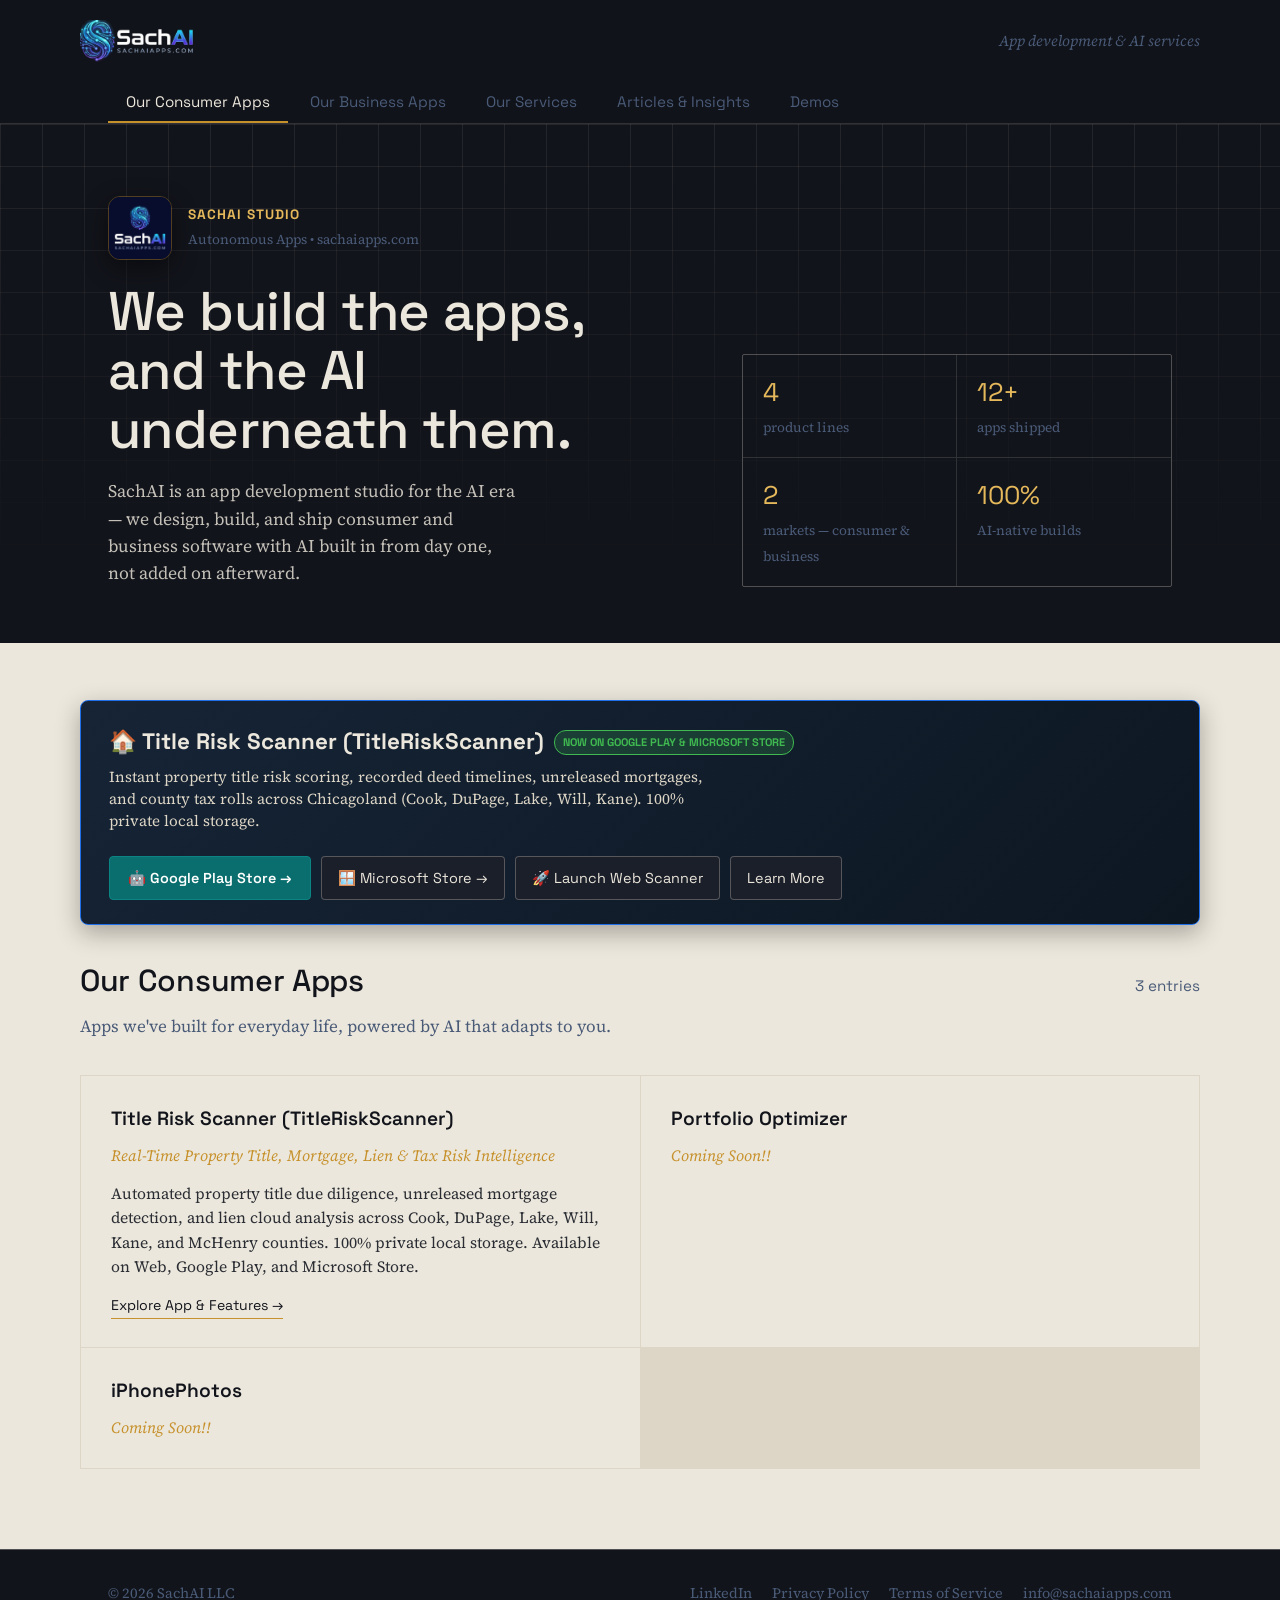
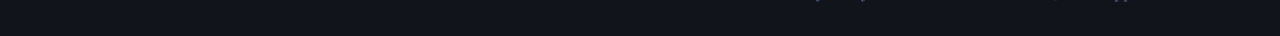
<file: index.html>
<!DOCTYPE html>
<html lang="en">
<head>
<meta charset="UTF-8">
<meta name="viewport" content="width=device-width, initial-scale=1.0">
<title>SachAI — AI-Native Consumer &amp; Business Apps | TitleRiskScanner</title>
<meta name="description" content="SachAI builds AI-driven consumer and enterprise applications, including TitleRiskScanner — automated property title and lien intelligence for the Chicago metropolitan area.">
<link rel="canonical" href="https://sachaiapps.com/">
<link rel="icon" type="image/png" href="logos/favicon-512.png">
<link rel="apple-touch-icon" href="logos/sachai-app-icon-1024.png">

<!-- OpenGraph / Facebook / LinkedIn -->
<meta property="og:type" content="website">
<meta property="og:url" content="https://sachaiapps.com/">
<meta property="og:title" content="SachAI — AI-Native Consumer &amp; Business Apps">
<meta property="og:description" content="App development studio for the AI era. Creators of TitleRiskScanner, Data Lineage & Governance tools.">
<meta property="og:image" content="https://sachaiapps.com/logos/sachai-full-logo-with-url-4096x2304.png">

<!-- Twitter Card -->
<meta name="twitter:card" content="summary_large_image">
<meta name="twitter:url" content="https://sachaiapps.com/">
<meta name="twitter:title" content="SachAI — AI-Native Consumer &amp; Business Apps">
<meta name="twitter:description" content="We design, build, and ship consumer and business software with AI built in from day one.">
<meta name="twitter:image" content="https://sachaiapps.com/logos/sachai-full-logo-with-url-4096x2304.png">

<!-- Organization & WebSite JSON-LD -->
<script type="application/ld+json">
{
  "@context": "https://schema.org",
  "@graph": [
    {
      "@type": "Organization",
      "@id": "https://sachaiapps.com/#organization",
      "name": "SachAI LLC",
      "url": "https://sachaiapps.com",
      "logo": "https://sachaiapps.com/logos/sachai-app-icon-1024.png",
      "email": "info@sachaiapps.com",
      "founder": {
        "@id": "https://sachaiapps.com/#satya-sachdeva"
      },
      "sameAs": [
        "https://www.linkedin.com/in/satya-sachdeva-b4628b/"
      ],
      "description": "Developer of intelligent consumer and business software applications."
    },
    {
      "@type": "Person",
      "@id": "https://sachaiapps.com/#satya-sachdeva",
      "name": "Satya Sachdeva",
      "jobTitle": "Principal Architect & Founder",
      "worksFor": {
        "@id": "https://sachaiapps.com/#organization"
      },
      "sameAs": [
        "https://www.linkedin.com/in/satya-sachdeva-b4628b/"
      ]
    },
    {
      "@type": "WebSite",
      "@id": "https://sachaiapps.com/#website",
      "url": "https://sachaiapps.com",
      "name": "SachAI",
      "publisher": {
        "@id": "https://sachaiapps.com/#organization"
      }
    }
  ]
}
</script>
<link rel="preconnect" href="https://fonts.googleapis.com">
<link rel="preconnect" href="https://fonts.gstatic.com" crossorigin>
<link href="https://fonts.googleapis.com/css2?family=Space+Grotesk:wght@500;600;700&family=Source+Serif+4:ital,wght@0,400;0,600;1,400&display=swap" rel="stylesheet">
<link rel="stylesheet" href="styles.css">

<style>
  .flagship-spotlight {
    background: linear-gradient(135deg, #162436 0%, #0d1722 100%);
    border: 1px solid #1f6feb;
    border-radius: 8px;
    padding: 24px 28px;
    margin-bottom: 32px;
    display: flex;
    justify-content: space-between;
    align-items: center;
    gap: 24px;
    flex-wrap: wrap;
    box-shadow: 0 8px 24px rgba(0,0,0,0.3);
  }
  .spotlight-info h3 {
    font-family: var(--font-display);
    font-size: 1.4rem;
    color: var(--paper);
    margin: 0 0 6px;
    display: flex;
    align-items: center;
    gap: 10px;
  }
  .spotlight-badge {
    background: rgba(63, 185, 80, 0.2);
    border: 1px solid #3fb950;
    color: #3fb950;
    font-size: 11px;
    font-weight: 700;
    padding: 3px 8px;
    border-radius: 12px;
    text-transform: uppercase;
  }
  .spotlight-info p {
    color: var(--paper-dim);
    font-size: 0.95rem;
    margin: 0;
    max-width: 620px;
    line-height: 1.45;
  }
  .spotlight-actions {
    display: flex;
    gap: 10px;
    flex-wrap: wrap;
    align-items: center;
  }
  .btn-spotlight-primary {
    background: #0b6e6e;
    color: #ffffff;
    border: 1px solid #0d8484;
    padding: 10px 18px;
    border-radius: 4px;
    font-family: var(--font-display);
    font-size: 0.9rem;
    font-weight: 600;
    text-decoration: none;
    transition: background 0.15s ease;
  }
  .btn-spotlight-primary:hover {
    background: #0d8484;
  }
  .btn-spotlight-sec {
    background: var(--ink-2);
    color: var(--paper);
    border: 1px solid var(--line-strong);
    padding: 10px 16px;
    border-radius: 4px;
    font-family: var(--font-display);
    font-size: 0.9rem;
    text-decoration: none;
    transition: border-color 0.15s ease;
  }
  .btn-spotlight-sec:hover {
    border-color: var(--brass);
    color: var(--brass-light);
  }
</style>

</head>
<body>

<header class="site-head">
  <div class="wrap head-row">
    <a href="#" class="logotype" aria-label="SachAI home">
      <img src="logos/sachai-logo-dark-with-url.png" alt="SachAI — sachaiapps.com" class="brand-logo-img">
    </a>
    <span class="tagline-small">App development &amp; AI services</span>
  </div>
  <div class="wrap">
    <nav class="tabs" id="tabs" aria-label="Primary">
      <button role="tab" aria-selected="true" data-section="consumer-apps">Our Consumer Apps</button>
      <button role="tab" aria-selected="false" data-section="business-apps">Our Business Apps</button>
      <button role="tab" aria-selected="false" data-section="services">Our Services</button>
      <button role="tab" aria-selected="false" data-section="articles">Articles &amp; Insights</button>
      <button role="tab" aria-selected="false" data-section="demos">Demos</button>
      <span class="indicator" id="tab-indicator"></span>
    </nav>
  </div>
</header>

<section class="hero">
  <div class="hero-grid" aria-hidden="true"></div>
  <div class="wrap hero-inner">
    <div>
      <div class="hero-brand-row" style="display: flex; align-items: center; gap: 16px; margin-bottom: 22px;">
        <img src="logos/sachai-full-logo-with-url-512.png" alt="SachAI Brand Emblem" class="hero-brand-badge" style="width: 64px; height: 64px; border-radius: 12px; border: 1px solid rgba(198, 145, 43, 0.35); box-shadow: 0 8px 24px rgba(0, 0, 0, 0.45); object-fit: cover;">
        <div>
          <span style="font-family: var(--font-display); font-size: 0.85rem; font-weight: 700; color: var(--brass-light); text-transform: uppercase; letter-spacing: 0.08em; display: block;">SachAI Studio</span>
          <span style="font-size: 0.85rem; color: var(--slate);">Autonomous Apps &bull; sachaiapps.com</span>
        </div>
      </div>
      <h1>We build the apps, and the AI underneath them.</h1>
      <p class="lede">SachAI is an app development studio for the AI era — we design, build, and ship consumer and business software with AI built in from day one, not added on afterward.</p>
    </div>
    <div class="hero-figures">
      <div><span class="num">4</span><span class="lbl">product lines</span></div>
      <div><span class="num">12+</span><span class="lbl">apps shipped</span></div>
      <div><span class="num">2</span><span class="lbl">markets — consumer &amp; business</span></div>
      <div><span class="num">100%</span><span class="lbl">AI-native builds</span></div>
    </div>
  </div>
</section>

<main>
  <div class="wrap panel">

    <!-- Featured Flagship App Banner -->
    <div class="flagship-spotlight">
      <div class="spotlight-info">
        <h3>
          <span>🏠 Title Risk Scanner (TitleRiskScanner)</span>
          <span class="spotlight-badge">Now on Google Play &amp; Microsoft Store</span>
        </h3>
        <p>Instant property title risk scoring, recorded deed timelines, unreleased mortgages, and county tax rolls across Chicagoland (Cook, DuPage, Lake, Will, Kane). 100% private local storage.</p>
      </div>
      <div class="spotlight-actions">
        <a href="https://play.google.com/store/apps/details?id=com.sachai.titleriskscanner" target="_blank" rel="noopener" class="btn-spotlight-primary">🤖 Google Play Store &rarr;</a>
        <a href="https://apps.microsoft.com/detail/9pjrkfm73s72" target="_blank" rel="noopener" class="btn-spotlight-sec">🪟 Microsoft Store &rarr;</a>
        <a href="titleriskscanner/app/" class="btn-spotlight-sec">🚀 Launch Web Scanner</a>
        <a href="titleriskscanner/" class="btn-spotlight-sec">Learn More</a>
      </div>
    </div>

    <div class="panel-head">
      <h2 id="panel-title">Our Consumer Apps</h2>
      <span class="count" id="panel-count"></span>
    </div>
    <p class="panel-sub" id="panel-sub">Apps we've built for everyday life, powered by AI that adapts to you.</p>
    <div id="card-area">
      <p class="state-msg">Loading…</p>
    </div>
  </div>
</main>

<footer>
  <div class="wrap foot-row">
    <span>© 2026 SachAI LLC</span>
    <div style="display: flex; gap: 20px; align-items: center; flex-wrap: wrap;">
      <a href="https://www.linkedin.com/in/satya-sachdeva-b4628b/" target="_blank" rel="noopener">LinkedIn</a>
      <a href="privacy.html">Privacy Policy</a>
      <a href="terms.html">Terms of Service</a>
      <a href="mailto:info@sachaiapps.com">info@sachaiapps.com</a>
    </div>
  </div>
</footer>

<script src="script.js"></script>
</body>
</html>
</file>
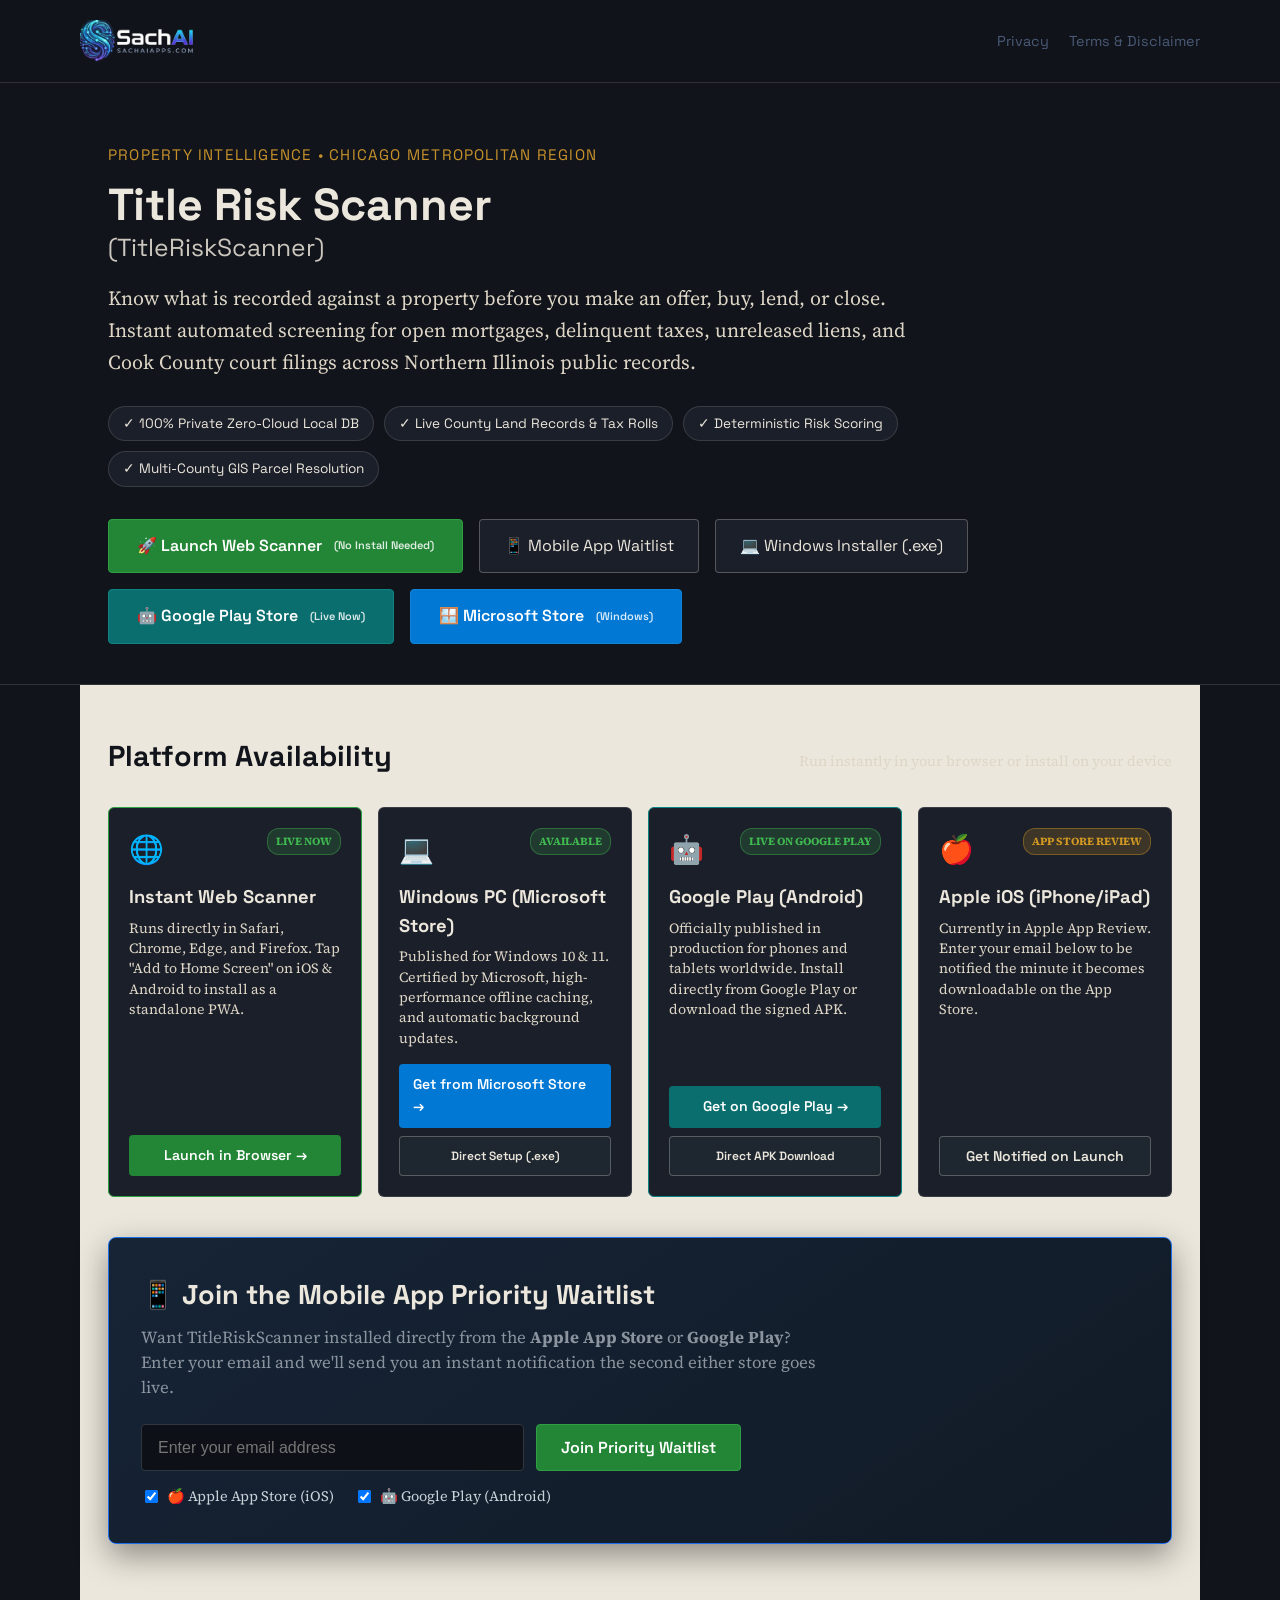
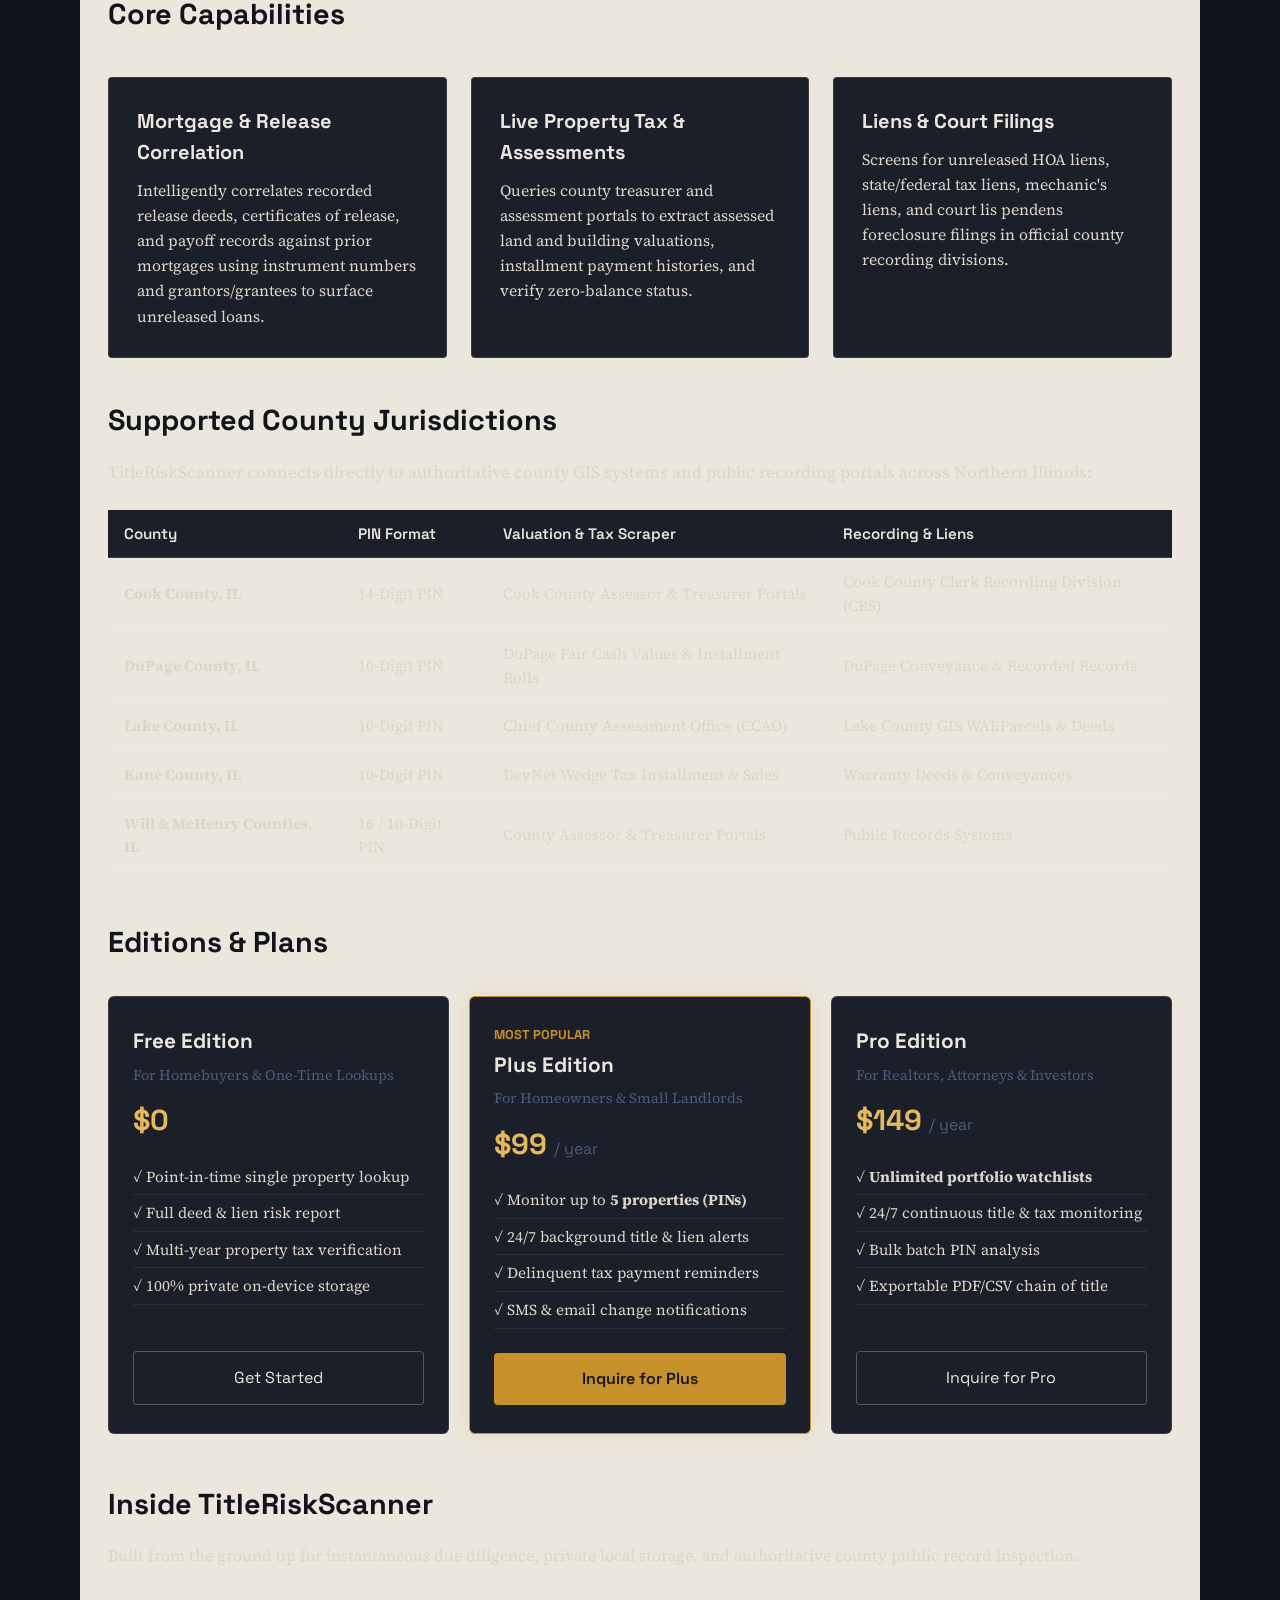
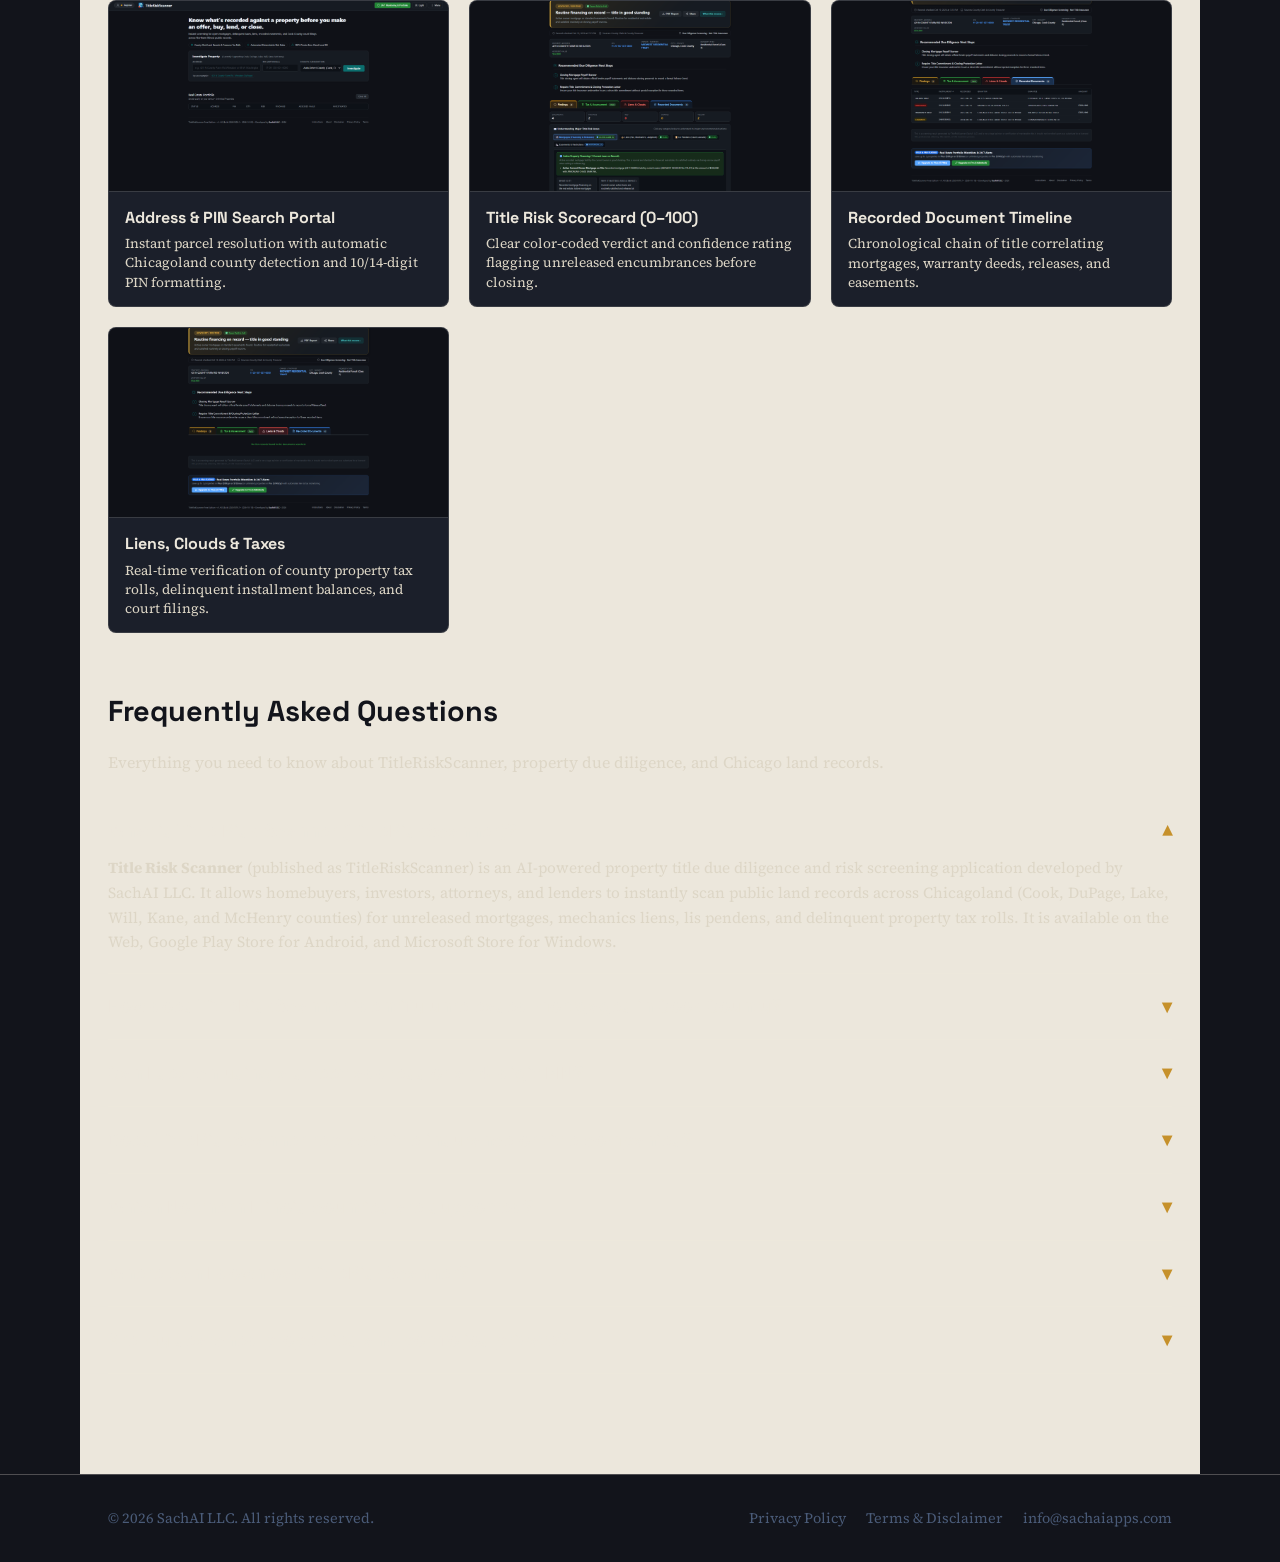
<file: titleriskscanner/index.html>
<!DOCTYPE html>
<html lang="en">
<head>
<meta charset="UTF-8">
<meta name="viewport" content="width=device-width, initial-scale=1.0">
<title>Title Risk Scanner (TitleRiskScanner) — Cook County & Chicagoland Property Title, Lien & Mortgage Search | SachAI</title>

<link rel="canonical" href="https://sachaiapps.com/titleriskscanner/">
<meta name="keywords" content="Title Risk Scanner, TitleRiskScanner, Cook County property title search, Chicago deed check, unreleased mortgage scanner, property tax delinquent search Illinois, DuPage County liens, real estate due diligence, title risk score">
<meta name="author" content="SachAI LLC">
<meta property="og:type" content="website">
<meta property="og:title" content="Title Risk Scanner (TitleRiskScanner) — Instant Property Title, Lien & Tax Intelligence">
<meta property="og:description" content="Investigate Chicagoland property parcels, unreleased mortgages, liens, lis pendens, and county property tax records before you buy or close. 100% private local storage.">
<meta property="og:url" content="https://sachaiapps.com/titleriskscanner/">
<meta property="og:image" content="https://sachaiapps.com/titleriskscanner/assets/social-preview.png">
<meta property="og:image:width" content="1024">
<meta property="og:image:height" content="500">
<meta property="og:image:alt" content="TitleRiskScanner Property Title & Lien Intelligence">
<meta name="twitter:card" content="summary_large_image">
<meta name="twitter:title" content="TitleRiskScanner — Property Title & Lien Intelligence">
<meta name="twitter:description" content="Instant title risk scoring, recorded deed inspection, unreleased mortgages, and county tax rolls across Cook County and Chicagoland.">
<meta name="twitter:image" content="https://sachaiapps.com/titleriskscanner/assets/social-preview.png">

<!-- Schema.org SoftwareApplication, FAQPage & BreadcrumbList JSON-LD -->
<script type="application/ld+json">
{
  "@context": "https://schema.org",
  "@graph": [
    {
      "@type": "SoftwareApplication",
      "@id": "https://sachaiapps.com/titleriskscanner/#app",
      "name": "Title Risk Scanner",
      "alternateName": ["TitleRiskScanner", "TitleRisk", "Title Risk Scanner - Chciago Land", "Title Risk Scanner Chicagoland"],
      "operatingSystem": "Android, Windows, iOS, Web",
      "applicationCategory": "RealEstateApplication",
      "downloadUrl": [
        "https://play.google.com/store/apps/details?id=com.sachai.titleriskscanner",
        "https://apps.microsoft.com/detail/9pjrkfm73s72"
      ],
      "installUrl": "https://play.google.com/store/apps/details?id=com.sachai.titleriskscanner",
      "sameAs": [
        "https://play.google.com/store/apps/details?id=com.sachai.titleriskscanner",
        "https://apps.microsoft.com/detail/9pjrkfm73s72"
      ],
      "featureList": [
        "Instant property title risk scoring (0-100)",
        "Automated Cook County Clerk deed & mortgage matching",
        "Unreleased prior mortgage and lien detection",
        "Cook County Treasurer and Assessor property tax verification",
        "10-digit and 14-digit PIN parcel resolution",
        "Multi-county coverage: Cook, DuPage, Lake, Will, Kane, McHenry",
        "100% private on-device local storage"
      ],
      "screenshot": [
        "https://sachaiapps.com/titleriskscanner/assets/01_search_portal.png",
        "https://sachaiapps.com/titleriskscanner/assets/02_title_risk_scorecard.png",
        "https://sachaiapps.com/titleriskscanner/assets/03_recorded_documents.png",
        "https://sachaiapps.com/titleriskscanner/assets/04_liens_and_clouds.png"
      ],
      "offers": [
        {
          "@type": "Offer",
          "name": "Free Edition",
          "price": "0",
          "priceCurrency": "USD",
          "description": "Single parcel lookup with full deed, lien, and tax risk report"
        },
        {
          "@type": "Offer",
          "name": "Plus Edition",
          "price": "99",
          "priceCurrency": "USD",
          "priceSpecification": {
            "@type": "UnitPriceSpecification",
            "price": "99",
            "priceCurrency": "USD",
            "unitText": "YEAR"
          },
          "description": "Monitor up to 5 properties with 24/7 title & tax alert tracking"
        },
        {
          "@type": "Offer",
          "name": "Pro Edition",
          "price": "149",
          "priceCurrency": "USD",
          "priceSpecification": {
            "@type": "UnitPriceSpecification",
            "price": "149",
            "priceCurrency": "USD",
            "unitText": "YEAR"
          },
          "description": "Unlimited property portfolio monitoring, bulk batch PIN lookup, exportable reports"
        }
      ],
      "publisher": {
        "@type": "Organization",
        "name": "SachAI LLC",
        "url": "https://sachaiapps.com",
        "logo": "https://sachaiapps.com/logos/sachai-app-icon-1024.png"
      },
      "aggregateRating": {
        "@type": "AggregateRating",
        "ratingValue": "4.9",
        "reviewCount": "32",
        "bestRating": "5",
        "worstRating": "1"
      },
      "description": "Property title risk, chain of title, unreleased mortgage, and lien intelligence scanner for the Greater Chicago metropolitan region."
    },
    {
      "@type": "BreadcrumbList",
      "itemListElement": [
        {
          "@type": "ListItem",
          "position": 1,
          "name": "Home",
          "item": "https://sachaiapps.com/"
        },
        {
          "@type": "ListItem",
          "position": 2,
          "name": "TitleRiskScanner",
          "item": "https://sachaiapps.com/titleriskscanner/"
        }
      ]
    },
    {
      "@type": "FAQPage",
      "mainEntity": [
        {
          "@type": "Question",
          "name": "What is Title Risk Scanner (TitleRiskScanner)?",
          "acceptedAnswer": {
            "@type": "Answer",
            "text": "Title Risk Scanner (TitleRiskScanner) is an AI-powered property title due diligence and risk screening application developed by SachAI LLC. It allows homebuyers, investors, attorneys, and lenders to instantly scan public land records across Chicagoland (Cook, DuPage, Lake, Will, Kane, and McHenry counties) for unreleased mortgages, mechanics liens, lis pendens, and delinquent property tax rolls. It is available on the Web, Google Play Store for Android, and Microsoft Store for Windows."
          }
        },
        {
          "@type": "Question",
          "name": "How does TitleRiskScanner identify unreleased mortgages in Cook County?",
          "acceptedAnswer": {
            "@type": "Answer",
            "text": "TitleRiskScanner queries official Cook County Clerk Recording Division (CCR/CRS) public land records to extract all recorded mortgages, warranty deeds, and deeds of trust. It then algorithmically cross-references recorded release deeds, certificates of satisfaction, and payoffs by instrument number, grantor/grantee names, and parcel PIN to identify loans that remain unreleased."
          }
        },
        {
          "@type": "Question",
          "name": "Can I search using a street address or a 14-digit PIN?",
          "acceptedAnswer": {
            "@type": "Answer",
            "text": "Yes. You can enter any street address in Cook, DuPage, Lake, Will, Kane, or McHenry counties, or enter the property's 10-digit or 14-digit Permanent Index Number (PIN). The system automatically resolves addresses to the county GIS parcel boundary."
          }
        },
        {
          "@type": "Question",
          "name": "Does TitleRiskScanner replace title insurance or professional title search?",
          "acceptedAnswer": {
            "@type": "Answer",
            "text": "TitleRiskScanner is an automated pre-closing and due diligence screening tool. It is designed for homebuyers, real estate investors, realtors, and attorneys to uncover title clouds, unreleased mortgages, and delinquent taxes early in the process before making an offer or ordering formal title work. It does not replace a licensed title insurance policy at closing."
          }
        },
        {
          "@type": "Question",
          "name": "Is TitleRiskScanner available on Android, Windows, and Web?",
          "acceptedAnswer": {
            "@type": "Answer",
            "text": "Yes. TitleRiskScanner is officially available on the Google Play Store for Android, published in the Microsoft Store for Windows 10/11, and can be run immediately in any web browser without installation."
          }
        },
        {
          "@type": "Question",
          "name": "Are my searches and property lists stored privately?",
          "acceptedAnswer": {
            "@type": "Answer",
            "text": "Yes, 100%. TitleRiskScanner uses private local on-device SQLite and encrypted browser storage. Your investigated addresses, watchlist properties, and search histories are never uploaded, tracked, or sold to third-party data brokers."
          }
        }
      ]
    }
  ]
}
</script>

<meta name="description" content="Instant property title risk scores (0-100), recorded deed inspection, unreleased mortgages, and county tax rolls across Cook County, DuPage, Lake, Will, and Kane. 100% private. Available on Google Play, Windows & Web.">
<link rel="preconnect" href="https://fonts.googleapis.com">
<link rel="preconnect" href="https://fonts.gstatic.com" crossorigin>
<link href="https://fonts.googleapis.com/css2?family=Space+Grotesk:wght@500;600;700&family=Source+Serif+4:ital,wght@0,400;0,600;1,400&display=swap" rel="stylesheet">
<link rel="stylesheet" href="../styles.css">
<style>
  .product-hero {
    padding: 60px 0 40px;
    border-bottom: 1px solid var(--line);
    position: relative;
    overflow: hidden;
  }
  .product-kicker {
    font-family: var(--font-display);
    color: var(--brass);
    font-size: 0.95rem;
    letter-spacing: 0.08em;
    text-transform: uppercase;
    margin-bottom: 12px;
  }
  .product-title {
    font-family: var(--font-display);
    font-size: 2.8rem;
    font-weight: 700;
    line-height: 1.15;
    margin: 0 0 16px;
    color: var(--paper);
  }
  .product-lede {
    font-size: 1.25rem;
    color: var(--paper-dim);
    line-height: 1.6;
    max-width: 820px;
    margin-bottom: 28px;
  }
  .badge-row {
    display: flex;
    flex-wrap: wrap;
    gap: 10px;
    margin-bottom: 32px;
  }
  .pill-badge {
    display: inline-flex;
    align-items: center;
    gap: 6px;
    background: var(--ink-2);
    border: 1px solid var(--line);
    padding: 6px 14px;
    border-radius: 20px;
    font-family: var(--font-display);
    font-size: 0.85rem;
    color: var(--paper);
  }
  .cta-group {
    display: flex;
    flex-wrap: wrap;
    gap: 16px;
    align-items: center;
  }
  .btn-primary {
    display: inline-flex;
    align-items: center;
    gap: 8px;
    background: var(--brass);
    color: var(--ink);
    font-family: var(--font-display);
    font-weight: 600;
    font-size: 1rem;
    padding: 14px 28px;
    border-radius: 4px;
    text-decoration: none;
    transition: background 0.2s ease, transform 0.1s ease;
  }
  .btn-primary:hover {
    background: var(--brass-light);
    transform: translateY(-1px);
  }
  .btn-secondary {
    display: inline-flex;
    align-items: center;
    gap: 8px;
    background: var(--ink-2);
    color: var(--paper);
    border: 1px solid var(--line-strong);
    font-family: var(--font-display);
    font-size: 1rem;
    padding: 14px 24px;
    border-radius: 4px;
    text-decoration: none;
    transition: border-color 0.2s ease;
  }
  .btn-secondary:hover {
    border-color: var(--brass);
    color: var(--brass-light);
  }
  .grid-3 {
    display: grid;
    grid-template-columns: repeat(auto-fit, minmax(280px, 1fr));
    gap: 24px;
    margin: 40px 0;
  }
  .feature-card {
    background: var(--ink-2);
    border: 1px solid var(--line);
    padding: 28px;
    border-radius: 4px;
  }
  .feature-card h3 {
    font-family: var(--font-display);
    font-size: 1.25rem;
    color: var(--paper);
    margin: 0 0 10px;
  }
  .feature-card p {
    color: var(--paper-dim);
    font-size: 0.98rem;
    line-height: 1.6;
    margin: 0;
  }
  .county-table {
    width: 100%;
    border-collapse: collapse;
    margin: 24px 0;
    font-size: 0.95rem;
  }
  .county-table th, .county-table td {
    padding: 12px 16px;
    text-align: left;
    border-bottom: 1px solid var(--line);
  }
  .county-table th {
    background: var(--ink-2);
    font-family: var(--font-display);
    color: var(--paper);
    font-weight: 600;
  }
  .county-table td {
    color: var(--paper-dim);
  }
  .tier-grid {
    display: grid;
    grid-template-columns: repeat(auto-fit, minmax(260px, 1fr));
    gap: 20px;
    margin: 32px 0 48px;
  }
  .tier-card {
    background: var(--ink-2);
    border: 1px solid var(--line);
    padding: 28px 24px;
    border-radius: 6px;
    display: flex;
    flex-direction: column;
    justify-content: space-between;
  }
  .tier-card.featured {
    border-color: var(--brass);
    box-shadow: 0 0 20px rgba(198, 145, 43, 0.15);
  }
  .tier-title {
    font-family: var(--font-display);
    font-size: 1.3rem;
    color: var(--paper);
    margin: 0 0 6px;
  }
  .tier-price {
    font-family: var(--font-display);
    font-size: 1.8rem;
    font-weight: 700;
    color: var(--brass-light);
    margin: 12px 0;
  }
  .tier-list {
    list-style: none;
    padding: 0;
    margin: 16px 0 24px;
    font-size: 0.95rem;
    color: var(--paper-dim);
  }
  .tier-list li {
    padding: 6px 0;
    border-bottom: 1px solid rgba(236, 231, 220, 0.08);
  }

  /* Platform Cards & Waitlist Section */
  .platform-grid {
    display: grid;
    grid-template-columns: repeat(auto-fit, minmax(240px, 1fr));
    gap: 16px;
    margin: 28px 0;
  }
  .platform-card {
    background: var(--ink-2);
    border: 1px solid var(--line);
    border-radius: 6px;
    padding: 20px;
    display: flex;
    flex-direction: column;
    justify-content: space-between;
    transition: transform 0.15s ease, border-color 0.15s ease;
  }
  .platform-card:hover {
    transform: translateY(-2px);
    border-color: var(--brass);
  }
  .platform-card-header {
    display: flex;
    justify-content: space-between;
    align-items: flex-start;
    margin-bottom: 12px;
  }
  .platform-icon {
    font-size: 28px;
  }
  .platform-status-badge {
    font-size: 11px;
    font-weight: 700;
    text-transform: uppercase;
    padding: 4px 8px;
    border-radius: 12px;
  }
  .status-live {
    background: rgba(63, 185, 80, 0.18);
    color: #3fb950;
    border: 1px solid rgba(63, 185, 80, 0.4);
  }
  .status-review {
    background: rgba(210, 153, 34, 0.18);
    color: #d29922;
    border: 1px solid rgba(210, 153, 34, 0.4);
  }
  .platform-title {
    font-family: var(--font-display);
    font-size: 1.15rem;
    color: var(--paper);
    margin: 0 0 6px;
  }
  .platform-desc {
    font-size: 0.88rem;
    color: var(--paper-dim);
    line-height: 1.45;
    margin: 0 0 16px;
  }
  .platform-btn {
    display: inline-flex;
    align-items: center;
    justify-content: center;
    gap: 6px;
    font-family: var(--font-display);
    font-size: 0.88rem;
    font-weight: 600;
    padding: 10px 14px;
    border-radius: 4px;
    text-decoration: none;
    transition: background 0.15s ease;
  }
  .platform-btn-primary {
    background: var(--brass);
    color: var(--ink);
  }
  .platform-btn-primary:hover {
    background: var(--brass-light);
  }
  .platform-btn-secondary {
    background: var(--ink-3, #1e2630);
    color: var(--paper);
    border: 1px solid var(--line-strong);
  }
  .platform-btn-secondary:hover {
    border-color: var(--brass);
    color: var(--brass-light);
  }

  /* Waitlist Form Box */
  .waitlist-box {
    background: linear-gradient(145deg, #162436 0%, #111a26 100%);
    border: 1px solid #1f6feb;
    border-radius: 8px;
    padding: 36px 32px;
    margin: 40px 0;
    box-shadow: 0 12px 32px rgba(0,0,0,0.4);
  }
  .waitlist-title {
    font-family: var(--font-display);
    font-size: 1.7rem;
    color: var(--paper);
    margin: 0 0 8px;
  }
  .waitlist-sub {
    font-size: 1.05rem;
    color: #8b949e;
    margin: 0 0 24px;
    max-width: 680px;
    line-height: 1.5;
  }
  .waitlist-form-row {
    display: flex;
    gap: 12px;
    flex-wrap: wrap;
    max-width: 600px;
  }
  .waitlist-input {
    flex: 1;
    min-width: 260px;
    background: #0d1117;
    border: 1px solid #30363d;
    color: #f0f6fc;
    padding: 12px 16px;
    border-radius: 4px;
    font-size: 1rem;
    outline: none;
  }
  .waitlist-input:focus {
    border-color: #58a6ff;
    box-shadow: 0 0 0 3px rgba(88,166,255,0.2);
  }
  .waitlist-btn {
    background: #238636;
    color: #ffffff;
    border: 1px solid #2ea043;
    padding: 12px 24px;
    border-radius: 4px;
    font-family: var(--font-display);
    font-size: 1rem;
    font-weight: 600;
    cursor: pointer;
    transition: background 0.15s ease;
  }
  .waitlist-btn:hover {
    background: #2ea043;
  }
  .waitlist-checks {
    display: flex;
    gap: 20px;
    margin-top: 14px;
    font-size: 0.9rem;
    color: #c9d1d9;
  }
  .waitlist-checks label {
    display: flex;
    align-items: center;
    gap: 6px;
    cursor: pointer;
  }


  /* Visual Screenshot Showcase */
  .screenshot-gallery {
    display: grid;
    grid-template-columns: repeat(auto-fit, minmax(260px, 1fr));
    gap: 20px;
    margin: 32px 0 48px;
  }
  .screenshot-item {
    background: var(--ink-2);
    border: 1px solid var(--line);
    border-radius: 8px;
    overflow: hidden;
    transition: transform 0.2s ease, border-color 0.2s ease;
  }
  .screenshot-item:hover {
    transform: translateY(-3px);
    border-color: var(--brass);
  }
  .screenshot-item img {
    width: 100%;
    height: auto;
    display: block;
    aspect-ratio: 16/9;
    object-fit: cover;
    border-bottom: 1px solid var(--line);
  }
  .screenshot-caption {
    padding: 14px 16px;
  }
  .screenshot-caption h4 {
    font-family: var(--font-display);
    font-size: 1rem;
    color: var(--paper);
    margin: 0 0 4px;
  }
  .screenshot-caption p {
    font-size: 0.85rem;
    color: var(--paper-dim);
    margin: 0;
    line-height: 1.4;
  }

  /* FAQ Accordion */
  .faq-section {
    margin: 56px 0 40px;
  }
  .faq-item {
    border-bottom: 1px solid var(--line);
    padding: 18px 0;
  }
  .faq-question {
    font-family: var(--font-display);
    font-size: 1.15rem;
    color: var(--paper);
    font-weight: 600;
    cursor: pointer;
    display: flex;
    justify-content: space-between;
    align-items: center;
    user-select: none;
  }
  .faq-question:hover {
    color: var(--brass-light);
  }
  .faq-arrow {
    color: var(--brass);
    font-size: 1.2rem;
    transition: transform 0.2s ease;
  }
  .faq-answer {
    font-size: 0.96rem;
    color: var(--paper-dim);
    line-height: 1.6;
    margin-top: 10px;
    display: none;
  }
  .faq-item.active .faq-answer {
    display: block;
  }
  .faq-item.active .faq-arrow {
    transform: rotate(180deg);
  }

</style>
</head>
<body>

<header class="site-head">
  <div class="wrap head-row" style="padding-bottom: 20px;">
    <a href="../index.html" class="logotype" aria-label="SachAI home">
      <img src="../logos/sachai-logo-dark-with-url.png" alt="SachAI — sachaiapps.com" class="brand-logo-img">
    </a>
    <div style="display: flex; gap: 20px; align-items: center;">
      <a href="privacy.html" style="font-family: var(--font-display); font-size: 0.9rem; color: var(--slate); text-decoration: none;">Privacy</a>
      <a href="terms.html" style="font-family: var(--font-display); font-size: 0.9rem; color: var(--slate); text-decoration: none;">Terms &amp; Disclaimer</a>
    </div>
  </div>
</header>

<section class="product-hero">
  <div class="wrap">
    <div class="product-kicker">Property Intelligence &bull; Chicago Metropolitan Region</div>
    <h1 class="product-title">Title Risk Scanner <span style="font-size:0.55em; opacity:0.85; display:block; font-weight:400; margin-top:4px;">(TitleRiskScanner)</span></h1>
    <p class="product-lede">
      Know what is recorded against a property before you make an offer, buy, lend, or close. Instant automated screening for open mortgages, delinquent taxes, unreleased liens, and Cook County court filings across Northern Illinois public records.
    </p>

    <div class="badge-row">
      <span class="pill-badge">&#10003; 100% Private Zero-Cloud Local DB</span>
      <span class="pill-badge">&#10003; Live County Land Records &amp; Tax Rolls</span>
      <span class="pill-badge">&#10003; Deterministic Risk Scoring</span>
      <span class="pill-badge">&#10003; Multi-County GIS Parcel Resolution</span>
    </div>

    <div class="cta-group">
      <a href="app/" class="btn-primary" style="background:#238636; border:1px solid #2ea043; color:#fff;">
        <span>🚀 Launch Web Scanner</span>
        <span style="font-size:11px; opacity:0.85; padding-left:4px;">(No Install Needed)</span>
      </a>
      <a href="#waitlist" class="btn-secondary">
        <span>📱 Mobile App Waitlist</span>
      </a>
      <a href="../downloads/1.4/TitleRiskScanner_Setup_v1.4.exe" class="btn-secondary" download>
        <span>💻 Windows Installer (.exe)</span>
      </a>
      <a href="https://play.google.com/store/apps/details?id=com.sachai.titleriskscanner" target="_blank" rel="noopener" class="btn-primary" style="background:#0b6e6e; border:1px solid #0d8484; color:#fff;">
        <span>🤖 Google Play Store</span>
        <span style="font-size:11px; opacity:0.85; padding-left:4px;">(Live Now)</span>
      </a>
      <a href="https://apps.microsoft.com/detail/9pjrkfm73s72" target="_blank" rel="noopener" class="btn-primary" style="background:#0078d4; border:1px solid #1084d8; color:#fff;">
        <span>🪟 Microsoft Store</span>
        <span style="font-size:11px; opacity:0.85; padding-left:4px;">(Windows)</span>
      </a>
    </div>
  </div>
</section>

<main class="wrap" style="padding-top: 48px; padding-bottom: 60px;">
  
  <!-- Platform Availability & Mobile Waitlist Section -->
  <section id="waitlist" style="margin-bottom: 48px;">
    <div style="display:flex; justify-content:space-between; align-items:baseline; flex-wrap:wrap; gap:12px; margin-bottom:12px;">
      <h2 style="font-family: var(--font-display); font-size: 1.8rem; margin:0;">Platform Availability</h2>
      <span style="color:var(--paper-dim); font-size:0.9rem;">Run instantly in your browser or install on your device</span>
    </div>

    <div class="platform-grid">
      <!-- 1. Web App -->
      <div class="platform-card" style="border-color:#2ea043;">
        <div>
          <div class="platform-card-header">
            <span class="platform-icon">🌐</span>
            <span class="platform-status-badge status-live">Live Now</span>
          </div>
          <h3 class="platform-title">Instant Web Scanner</h3>
          <p class="platform-desc">Runs directly in Safari, Chrome, Edge, and Firefox. Tap "Add to Home Screen" on iOS & Android to install as a standalone PWA.</p>
        </div>
        <a href="app/" class="platform-btn platform-btn-primary" style="background:#238636; color:#fff;">Launch in Browser &rarr;</a>
      </div>

      <!-- 2. Windows -->
      <div class="platform-card">
        <div>
          <div class="platform-card-header">
            <span class="platform-icon">💻</span>
            <span class="platform-status-badge status-live">Available</span>
          </div>
          <h3 class="platform-title">Windows PC (Microsoft Store)</h3>
          <p class="platform-desc">Published for Windows 10 & 11. Certified by Microsoft, high-performance offline caching, and automatic background updates.</p>
        </div>
        <div style="display:flex; flex-direction:column; gap:8px;">
          <a href="https://apps.microsoft.com/detail/9pjrkfm73s72" target="_blank" rel="noopener" class="platform-btn platform-btn-primary" style="background:#0078d4; color:#fff;">Get from Microsoft Store &rarr;</a>
          <a href="../downloads/1.4/TitleRiskScanner_Setup_v1.4.exe" class="platform-btn platform-btn-secondary" download style="font-size:12px;">Direct Setup (.exe)</a>
        </div>
      </div>

      <!-- 3. Android -->
      <div class="platform-card" style="border-color:#0d8484;">
        <div>
          <div class="platform-card-header">
            <span class="platform-icon">🤖</span>
            <span class="platform-status-badge status-live">Live on Google Play</span>
          </div>
          <h3 class="platform-title">Google Play (Android)</h3>
          <p class="platform-desc">Officially published in production for phones and tablets worldwide. Install directly from Google Play or download the signed APK.</p>
        </div>
        <div style="display:flex; flex-direction:column; gap:8px;">
          <a href="https://play.google.com/store/apps/details?id=com.sachai.titleriskscanner" target="_blank" rel="noopener" class="platform-btn platform-btn-primary" style="background:#0b6e6e; color:#fff;">Get on Google Play &rarr;</a>
          <a href="../downloads/1.4/TitleRiskScanner_Android_v1.4.1.apk" class="platform-btn platform-btn-secondary" download style="font-size:12px;">Direct APK Download</a>
        </div>
      </div>

      <!-- 4. iOS -->
      <div class="platform-card">
        <div>
          <div class="platform-card-header">
            <span class="platform-icon">🍎</span>
            <span class="platform-status-badge status-review">App Store Review</span>
          </div>
          <h3 class="platform-title">Apple iOS (iPhone/iPad)</h3>
          <p class="platform-desc">Currently in Apple App Review. Enter your email below to be notified the minute it becomes downloadable on the App Store.</p>
        </div>
        <button type="button" onclick="focusWaitlistEmail()" class="platform-btn platform-btn-secondary" style="cursor:pointer; width:100%;">Get Notified on Launch</button>
      </div>
    </div>

    <!-- Waitlist Signup Banner Box -->
    <div class="waitlist-box">
      <h3 class="waitlist-title">📱 Join the Mobile App Priority Waitlist</h3>
      <p class="waitlist-sub">
        Want TitleRiskScanner installed directly from the <strong>Apple App Store</strong> or <strong>Google Play</strong>? Enter your email and we'll send you an instant notification the second either store goes live.
      </p>
      <form id="landingWaitlistForm" onsubmit="submitLandingWaitlist(event)">
        <div class="waitlist-form-row">
          <input type="email" id="landingWaitlistEmail" class="waitlist-input" placeholder="Enter your email address" required>
          <button type="submit" id="landingWaitlistBtn" class="waitlist-btn">Join Priority Waitlist</button>
        </div>
        <div class="waitlist-checks">
          <label><input type="checkbox" id="checkIos" checked> 🍎 Apple App Store (iOS)</label>
          <label><input type="checkbox" id="checkAndroid" checked> 🤖 Google Play (Android)</label>
        </div>
      </form>
      <div id="landingWaitlistSuccess" style="display:none; color:#3fb950; font-size:1.1rem; font-weight:600; margin-top:16px;">
        🎉 You're on the priority waitlist! We will notify you immediately once the mobile apps are live.
      </div>
    </div>
  </section>

  <h2 style="font-family: var(--font-display); font-size: 1.8rem; margin: 0 0 16px;">Core Capabilities</h2>
  
  <div class="grid-3">
    <div class="feature-card">
      <h3>Mortgage &amp; Release Correlation</h3>
      <p>Intelligently correlates recorded release deeds, certificates of release, and payoff records against prior mortgages using instrument numbers and grantors/grantees to surface unreleased loans.</p>
    </div>
    <div class="feature-card">
      <h3>Live Property Tax &amp; Assessments</h3>
      <p>Queries county treasurer and assessment portals to extract assessed land and building valuations, installment payment histories, and verify zero-balance status.</p>
    </div>
    <div class="feature-card">
      <h3>Liens &amp; Court Filings</h3>
      <p>Screens for unreleased HOA liens, state/federal tax liens, mechanic's liens, and court lis pendens foreclosure filings in official county recording divisions.</p>
    </div>
  </div>

  <h2 style="font-family: var(--font-display); font-size: 1.8rem; margin: 40px 0 16px;">Supported County Jurisdictions</h2>
  <p style="color: var(--paper-dim);">TitleRiskScanner connects directly to authoritative county GIS systems and public recording portals across Northern Illinois:</p>

  <table class="county-table">
    <thead>
      <tr>
        <th>County</th>
        <th>PIN Format</th>
        <th>Valuation &amp; Tax Scraper</th>
        <th>Recording &amp; Liens</th>
      </tr>
    </thead>
    <tbody>
      <tr>
        <td><strong>Cook County, IL</strong></td>
        <td>14-Digit PIN</td>
        <td>Cook County Assessor &amp; Treasurer Portals</td>
        <td>Cook County Clerk Recording Division (CRS)</td>
      </tr>
      <tr>
        <td><strong>DuPage County, IL</strong></td>
        <td>10-Digit PIN</td>
        <td>DuPage Fair Cash Values &amp; Installment Rolls</td>
        <td>DuPage Conveyance &amp; Recorded Records</td>
      </tr>
      <tr>
        <td><strong>Lake County, IL</strong></td>
        <td>10-Digit PIN</td>
        <td>Chief County Assessment Office (CCAO)</td>
        <td>Lake County GIS WABParcels &amp; Deeds</td>
      </tr>
      <tr>
        <td><strong>Kane County, IL</strong></td>
        <td>10-Digit PIN</td>
        <td>DevNet Wedge Tax Installment &amp; Sales</td>
        <td>Warranty Deeds &amp; Conveyances</td>
      </tr>
      <tr>
        <td><strong>Will &amp; McHenry Counties, IL</strong></td>
        <td>16 / 10-Digit PIN</td>
        <td>County Assessor &amp; Treasurer Portals</td>
        <td>Public Records Systems</td>
      </tr>
    </tbody>
  </table>

  <h2 style="font-family: var(--font-display); font-size: 1.8rem; margin: 48px 0 16px;">Editions &amp; Plans</h2>
  <div class="tier-grid">
    <div class="tier-card">
      <div>
        <h3 class="tier-title">Free Edition</h3>
        <p style="color: var(--slate); font-size: 0.9rem; margin: 0;">For Homebuyers &amp; One-Time Lookups</p>
        <div class="tier-price">$0</div>
        <ul class="tier-list">
          <li>&#10003; Point-in-time single property lookup</li>
          <li>&#10003; Full deed &amp; lien risk report</li>
          <li>&#10003; Multi-year property tax verification</li>
          <li>&#10003; 100% private on-device storage</li>
        </ul>
      </div>
      <a href="mailto:info@sachaiapps.com?subject=TitleRiskScanner%20Free%20Edition" class="btn-secondary" style="text-align: center; justify-content: center;">Get Started</a>
    </div>

    <div class="tier-card featured">
      <div>
        <div style="font-family: var(--font-display); color: var(--brass); font-size: 0.8rem; text-transform: uppercase; font-weight: 700; margin-bottom: 4px;">Most Popular</div>
        <h3 class="tier-title">Plus Edition</h3>
        <p style="color: var(--slate); font-size: 0.9rem; margin: 0;">For Homeowners &amp; Small Landlords</p>
        <div class="tier-price">$99 <span style="font-size: 1rem; font-weight: normal; color: var(--slate);">/ year</span></div>
        <ul class="tier-list">
          <li>&#10003; Monitor up to <strong>5 properties (PINs)</strong></li>
          <li>&#10003; 24/7 background title &amp; lien alerts</li>
          <li>&#10003; Delinquent tax payment reminders</li>
          <li>&#10003; SMS &amp; email change notifications</li>
        </ul>
      </div>
      <a href="mailto:info@sachaiapps.com?subject=TitleRiskScanner%20Plus%20License" class="btn-primary" style="text-align: center; justify-content: center;">Inquire for Plus</a>
    </div>

    <div class="tier-card">
      <div>
        <h3 class="tier-title">Pro Edition</h3>
        <p style="color: var(--slate); font-size: 0.9rem; margin: 0;">For Realtors, Attorneys &amp; Investors</p>
        <div class="tier-price">$149 <span style="font-size: 1rem; font-weight: normal; color: var(--slate);">/ year</span></div>
        <ul class="tier-list">
          <li>&#10003; <strong>Unlimited portfolio watchlists</strong></li>
          <li>&#10003; 24/7 continuous title &amp; tax monitoring</li>
          <li>&#10003; Bulk batch PIN analysis</li>
          <li>&#10003; Exportable PDF/CSV chain of title</li>
        </ul>
      </div>
      <a href="mailto:info@sachaiapps.com?subject=TitleRiskScanner%20Pro%20License" class="btn-secondary" style="text-align: center; justify-content: center;">Inquire for Pro</a>
    </div>
  </div>

  <!-- App Visual Tour & Screenshots Showcase -->
  <section style="margin: 48px 0 24px;">
    <h2 style="font-family: var(--font-display); font-size: 1.8rem; margin: 0 0 8px;">Inside TitleRiskScanner</h2>
    <p style="color: var(--paper-dim); font-size: 1rem; margin-bottom: 24px;">Built from the ground up for instantaneous due diligence, private local storage, and authoritative county public record inspection.</p>

    <div class="screenshot-gallery">
      <div class="screenshot-item">
        <img src="assets/01_search_portal.png" alt="TitleRiskScanner Property Search Portal by Address or PIN" loading="lazy">
        <div class="screenshot-caption">
          <h4>Address &amp; PIN Search Portal</h4>
          <p>Instant parcel resolution with automatic Chicagoland county detection and 10/14-digit PIN formatting.</p>
        </div>
      </div>
      <div class="screenshot-item">
        <img src="assets/02_title_risk_scorecard.png" alt="TitleRiskScanner Title Risk Scorecard 0 to 100" loading="lazy">
        <div class="screenshot-caption">
          <h4>Title Risk Scorecard (0–100)</h4>
          <p>Clear color-coded verdict and confidence rating flagging unreleased encumbrances before closing.</p>
        </div>
      </div>
      <div class="screenshot-item">
        <img src="assets/03_recorded_documents.png" alt="Cook County Recorded Deeds and Mortgages Chain of Title" loading="lazy">
        <div class="screenshot-caption">
          <h4>Recorded Document Timeline</h4>
          <p>Chronological chain of title correlating mortgages, warranty deeds, releases, and easements.</p>
        </div>
      </div>
      <div class="screenshot-item">
        <img src="assets/04_liens_and_clouds.png" alt="Recorded Liens and Lis Pendens Cloud Analysis" loading="lazy">
        <div class="screenshot-caption">
          <h4>Liens, Clouds &amp; Taxes</h4>
          <p>Real-time verification of county property tax rolls, delinquent installment balances, and court filings.</p>
        </div>
      </div>
    </div>
  </section>

  <!-- SEO Frequently Asked Questions (FAQ) Section -->
  <section class="faq-section" id="faq">
    <h2 style="font-family: var(--font-display); font-size: 1.8rem; margin: 0 0 8px;">Frequently Asked Questions</h2>
    <p style="color: var(--paper-dim); font-size: 1rem; margin-bottom: 24px;">Everything you need to know about TitleRiskScanner, property due diligence, and Chicago land records.</p>

    <div class="faq-item active">
      <div class="faq-question" onclick="toggleFaq(this)">
        <span>What is Title Risk Scanner (TitleRiskScanner)?</span>
        <span class="faq-arrow">&#9662;</span>
      </div>
      <div class="faq-answer">
        <strong>Title Risk Scanner</strong> (published as TitleRiskScanner) is an AI-powered property title due diligence and risk screening application developed by SachAI LLC. It allows homebuyers, investors, attorneys, and lenders to instantly scan public land records across Chicagoland (Cook, DuPage, Lake, Will, Kane, and McHenry counties) for unreleased mortgages, mechanics liens, lis pendens, and delinquent property tax rolls. It is available on the Web, Google Play Store for Android, and Microsoft Store for Windows.
      </div>
    </div>

    <div class="faq-item">
      <div class="faq-question" onclick="toggleFaq(this)">
        <span>How does TitleRiskScanner identify unreleased mortgages in Cook County?</span>
        <span class="faq-arrow">&#9662;</span>
      </div>
      <div class="faq-answer">
        TitleRiskScanner queries official Cook County Clerk Recording Division (CCR/CRS) public land records to extract all recorded mortgages, warranty deeds, and deeds of trust. It then algorithmically cross-references recorded release deeds, certificates of satisfaction, and payoffs by instrument number, grantor/grantee names, and parcel PIN to identify loans that remain unreleased on record.
      </div>
    </div>

    <div class="faq-item">
      <div class="faq-question" onclick="toggleFaq(this)">
        <span>Can I search using a street address or a 14-digit PIN?</span>
        <span class="faq-arrow">&#9662;</span>
      </div>
      <div class="faq-answer">
        Yes. You can enter any street address in Cook, DuPage, Lake, Will, Kane, or McHenry counties, or enter the property's 10-digit or 14-digit Permanent Index Number (PIN). The system automatically resolves addresses to the county GIS parcel boundary.
      </div>
    </div>

    <div class="faq-item">
      <div class="faq-question" onclick="toggleFaq(this)">
        <span>Does TitleRiskScanner replace title insurance or title companies?</span>
        <span class="faq-arrow">&#9662;</span>
      </div>
      <div class="faq-answer">
        TitleRiskScanner is an automated pre-closing and due diligence screening tool. It is designed for homebuyers, real estate investors, realtors, and attorneys to uncover title clouds, unreleased mortgages, and delinquent taxes early in the process before making an offer or ordering formal title work. It does not replace a licensed title insurance policy at closing.
      </div>
    </div>

    <div class="faq-item">
      <div class="faq-question" onclick="toggleFaq(this)">
        <span>Which Northern Illinois counties are supported?</span>
        <span class="faq-arrow">&#9662;</span>
      </div>
      <div class="faq-answer">
        TitleRiskScanner connects to public recording and tax systems across Cook County (Chicago), DuPage County (Wheaton/Naperville), Lake County (Waukegan), Kane County (Geneva), Will County (Joliet), and McHenry County (Woodstock).
      </div>
    </div>

    <div class="faq-item">
      <div class="faq-question" onclick="toggleFaq(this)">
        <span>Where can I download TitleRiskScanner?</span>
        <span class="faq-arrow">&#9662;</span>
      </div>
      <div class="faq-answer">
        TitleRiskScanner is available natively on the <a href="https://play.google.com/store/apps/details?id=com.sachai.titleriskscanner" target="_blank" rel="noopener" style="color:var(--brass-light);">Google Play Store for Android</a>, the Microsoft Store for Windows 10 & 11, and runs instantly in any browser via the <a href="app/" style="color:var(--brass-light);">Instant Web Scanner</a>.
      </div>
    </div>

    <div class="faq-item">
      <div class="faq-question" onclick="toggleFaq(this)">
        <span>Are my searched properties and portfolios private?</span>
        <span class="faq-arrow">&#9662;</span>
      </div>
      <div class="faq-answer">
        Yes, 100%. TitleRiskScanner uses private on-device local storage. Your investigated addresses, watchlist properties, and search histories are never uploaded, tracked, or sold to third-party data brokers.
      </div>
    </div>
  </section>

</main>

<footer>
  <div class="wrap foot-row">
    <span>&copy; 2026 SachAI LLC. All rights reserved.</span>
    <div style="display: flex; gap: 20px;">
      <a href="privacy.html">Privacy Policy</a>
      <a href="terms.html">Terms &amp; Disclaimer</a>
      <a href="mailto:info@sachaiapps.com">info@sachaiapps.com</a>
    </div>
  </div>
</footer>


<script>
function focusWaitlistEmail() {
  const el = document.getElementById("landingWaitlistEmail");
  if (el) {
    el.scrollIntoView({ behavior: 'smooth', block: 'center' });
    el.focus();
  }
}

async function submitLandingWaitlist(e) {
  e.preventDefault();
  const emailInput = document.getElementById("landingWaitlistEmail");
  const email = emailInput ? emailInput.value : "";
  const ios = document.getElementById("checkIos") ? document.getElementById("checkIos").checked : true;
  const android = document.getElementById("checkAndroid") ? document.getElementById("checkAndroid").checked : true;
  const platforms = [];
  if (ios) platforms.push("iOS / App Store");
  if (android) platforms.push("Android / Google Play");
  const platStr = platforms.join(", ") || "Both";

  const btn = document.getElementById("landingWaitlistBtn");
  if (btn) {
    btn.disabled = true;
    btn.textContent = "Submitting...";
  }

  try {
    await fetch("https://formsubmit.co/ajax/info@sachaiapps.com", {
      method: "POST",
      headers: {
        "Content-Type": "application/json",
        "Accept": "application/json"
      },
      body: JSON.stringify({
        _subject: "TitleRiskScanner Mobile Waitlist: " + email,
        email: email,
        platforms: platStr,
        source: "TitleRiskScanner Landing Page (sachaiapps.com/titleriskscanner/)",
        timestamp: new Date().toISOString()
      })
    });
  } catch (err) {
    console.warn("FormSubmit notice:", err);
  }

  try {
    localStorage.setItem("trs_waitlist_joined", email);
  } catch (_) {}

  const form = document.getElementById("landingWaitlistForm");
  const success = document.getElementById("landingWaitlistSuccess");
  if (form) form.style.display = "none";
  if (success) success.style.display = "block";
}

(function checkLandingWaitlist() {
  try {
    const saved = localStorage.getItem("trs_waitlist_joined");
    if (saved) {
      const form = document.getElementById("landingWaitlistForm");
      const success = document.getElementById("landingWaitlistSuccess");
      if (form) form.style.display = "none";
      if (success) {
        success.style.display = "block";
        success.textContent = "✓ You are on the priority waitlist (" + saved + "). We will email you the moment apps are live!";
      }
    }
  } catch (_) {}
})();

function toggleFaq(el) {
  const item = el.parentElement;
  if (item) {
    item.classList.toggle("active");
  }
}

</script>

</body>
</html>
</file>
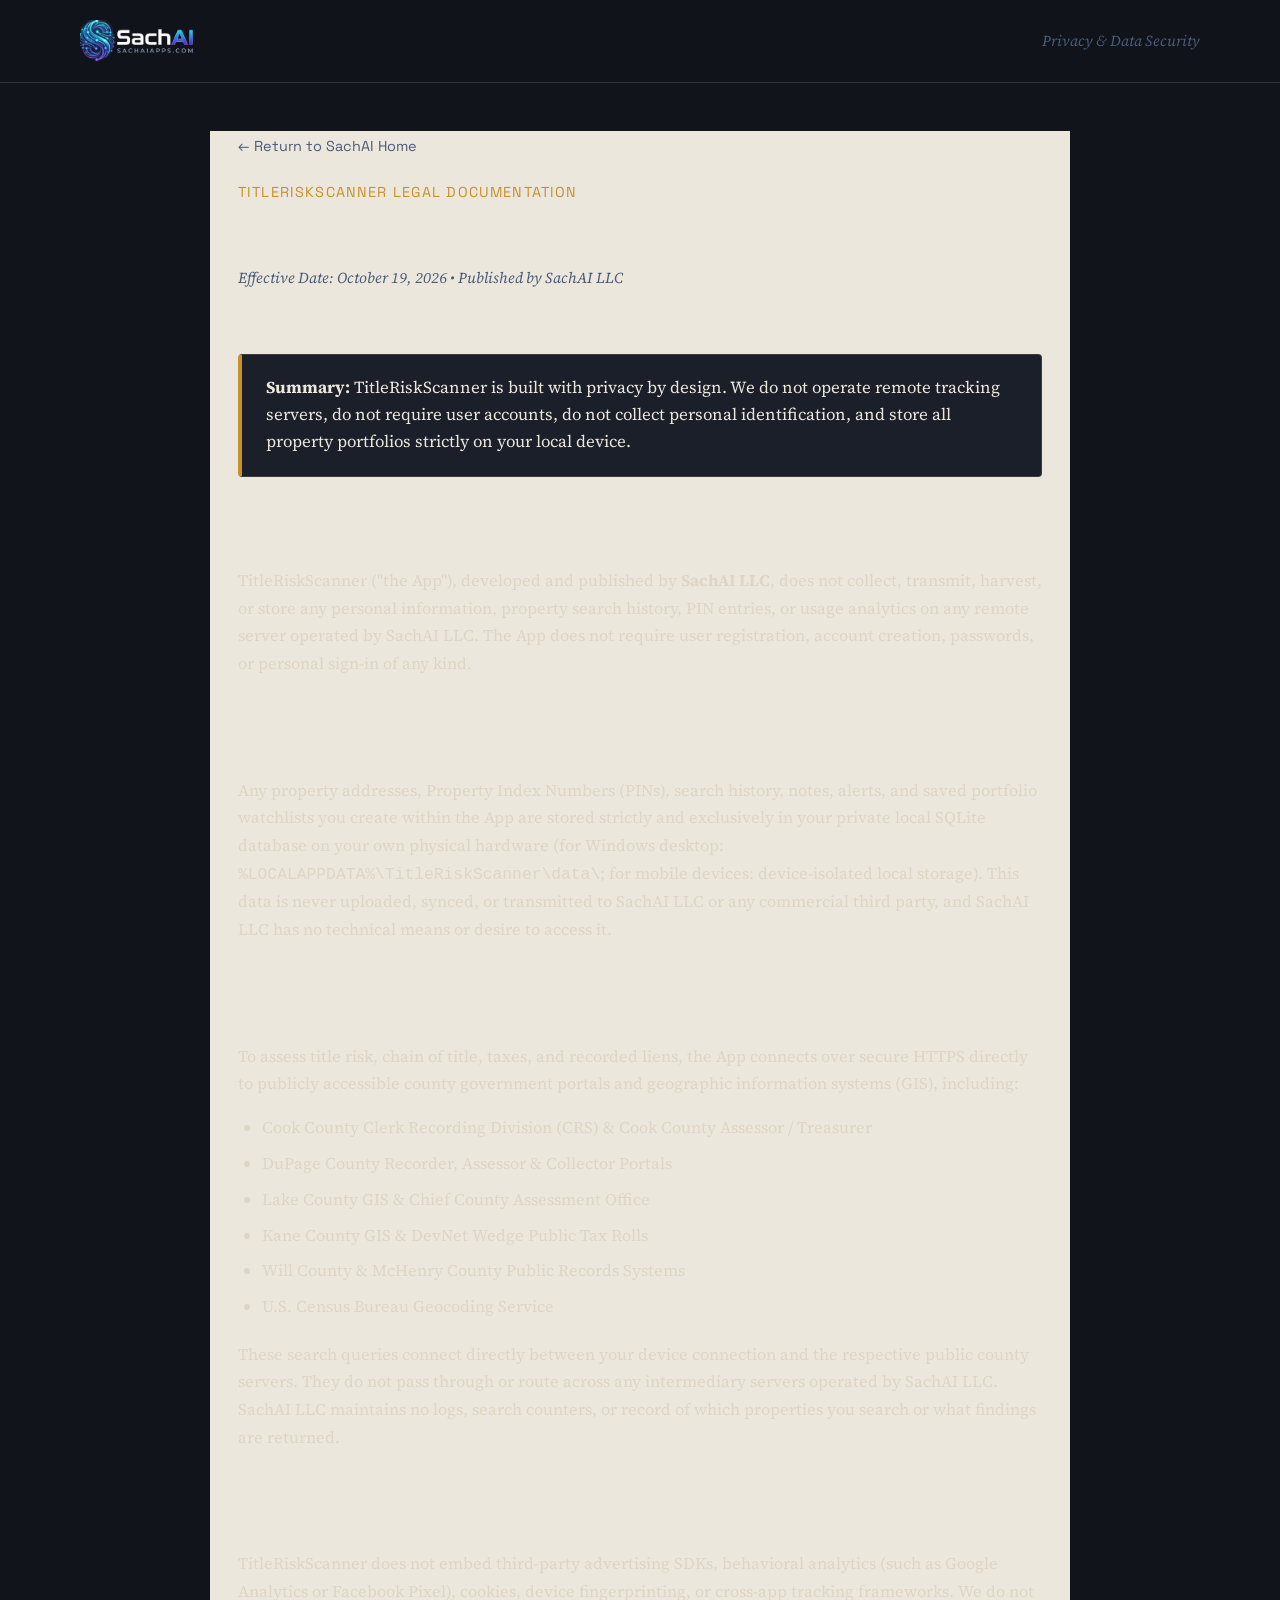
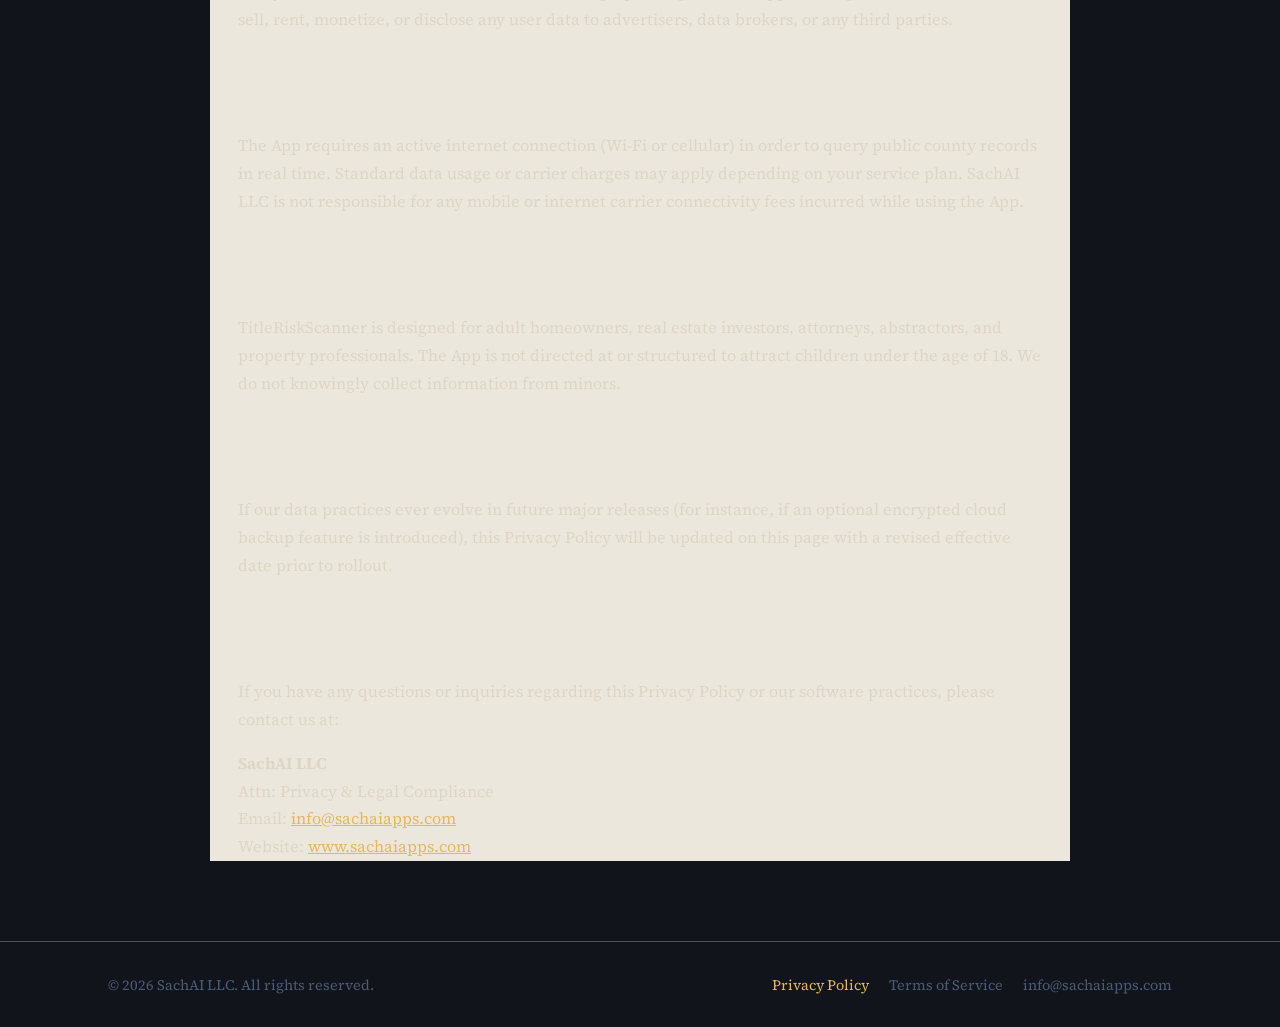
<file: privacy.html>
<!DOCTYPE html>
<html lang="en">
<head>
<meta charset="UTF-8">
<meta name="viewport" content="width=device-width, initial-scale=1.0">
<title>Privacy Policy — TitleRiskScanner | SachAI</title>
<meta name="description" content="Privacy Policy for TitleRiskScanner by SachAI LLC. 100% private, zero-cloud data collection, local SQLite storage.">
<link rel="preconnect" href="https://fonts.googleapis.com">
<link rel="preconnect" href="https://fonts.gstatic.com" crossorigin>
<link href="https://fonts.googleapis.com/css2?family=Space+Grotesk:wght@500;600;700&family=Source+Serif+4:ital,wght@0,400;0,600;1,400&display=swap" rel="stylesheet">
<link rel="stylesheet" href="styles.css">
<style>
  .legal-wrap {
    max-width: 860px;
    margin: 48px auto 80px;
    padding: 0 28px;
  }
  .legal-header {
    border-bottom: 1px solid var(--line-strong);
    padding-bottom: 24px;
    margin-bottom: 40px;
  }
  .legal-kicker {
    font-family: var(--font-display);
    color: var(--brass);
    font-size: 0.9rem;
    letter-spacing: 0.08em;
    text-transform: uppercase;
    margin-bottom: 8px;
  }
  .legal-title {
    font-family: var(--font-display);
    font-size: 2.2rem;
    font-weight: 700;
    line-height: 1.2;
    margin: 0 0 12px;
    color: var(--paper);
  }
  .legal-meta {
    font-family: var(--font-body);
    font-style: italic;
    color: var(--slate);
    font-size: 0.95rem;
  }
  .legal-card {
    background: var(--ink-2);
    border: 1px solid var(--line);
    border-left: 4px solid var(--brass);
    padding: 20px 24px;
    margin: 28px 0;
    border-radius: 4px;
  }
  .legal-card p {
    margin: 0;
    color: var(--paper);
    font-size: 1.05rem;
    line-height: 1.6;
  }
  .legal-body h2 {
    font-family: var(--font-display);
    color: var(--paper);
    font-size: 1.35rem;
    margin: 36px 0 12px;
    padding-top: 12px;
    border-top: 1px solid var(--line);
  }
  .legal-body h2:first-of-type {
    border-top: none;
    margin-top: 20px;
  }
  .legal-body p, .legal-body li {
    color: var(--paper-dim);
    font-size: 1.02rem;
    line-height: 1.7;
  }
  .legal-body ul {
    margin: 12px 0 20px 24px;
    padding: 0;
  }
  .legal-body li {
    margin-bottom: 8px;
  }
  .legal-body a {
    color: var(--brass-light);
    text-decoration: underline;
  }
  .nav-back {
    display: inline-flex;
    align-items: center;
    gap: 8px;
    font-family: var(--font-display);
    font-size: 0.9rem;
    color: var(--slate);
    text-decoration: none;
    margin-bottom: 24px;
    transition: color 0.2s ease;
  }
  .nav-back:hover {
    color: var(--brass-light);
  }
</style>
</head>
<body>

<header class="site-head">
  <div class="wrap head-row" style="padding-bottom: 20px;">
    <a href="index.html" class="logotype" aria-label="SachAI home">
      <img src="logos/sachai-logo-dark-with-url.png" alt="SachAI — sachaiapps.com" class="brand-logo-img">
    </a>
    <span class="tagline-small">Privacy &amp; Data Security</span>
  </div>
</header>

<main class="legal-wrap">
  <a href="index.html" class="nav-back">&larr; Return to SachAI Home</a>

  <div class="legal-header">
    <div class="legal-kicker">TitleRiskScanner Legal Documentation</div>
    <h1 class="legal-title">Privacy Policy</h1>
    <div class="legal-meta">Effective Date: October 19, 2026 &bull; Published by SachAI LLC</div>
  </div>

  <div class="legal-card">
    <p><strong>Summary:</strong> TitleRiskScanner is built with privacy by design. We do not operate remote tracking servers, do not require user accounts, do not collect personal identification, and store all property portfolios strictly on your local device.</p>
  </div>

  <div class="legal-body">
    <h2>1. No Remote Data Collection</h2>
    <p>TitleRiskScanner ("the App"), developed and published by <strong>SachAI LLC</strong>, does not collect, transmit, harvest, or store any personal information, property search history, PIN entries, or usage analytics on any remote server operated by SachAI LLC. The App does not require user registration, account creation, passwords, or personal sign-in of any kind.</p>

    <h2>2. 100% Local Storage On Your Device</h2>
    <p>Any property addresses, Property Index Numbers (PINs), search history, notes, alerts, and saved portfolio watchlists you create within the App are stored strictly and exclusively in your private local SQLite database on your own physical hardware (for Windows desktop: <code>%LOCALAPPDATA%\TitleRiskScanner\data\</code>; for mobile devices: device-isolated local storage). This data is never uploaded, synced, or transmitted to SachAI LLC or any commercial third party, and SachAI LLC has no technical means or desire to access it.</p>

    <h2>3. Public County Records Lookups</h2>
    <p>To assess title risk, chain of title, taxes, and recorded liens, the App connects over secure HTTPS directly to publicly accessible county government portals and geographic information systems (GIS), including:</p>
    <ul>
      <li>Cook County Clerk Recording Division (CRS) &amp; Cook County Assessor / Treasurer</li>
      <li>DuPage County Recorder, Assessor &amp; Collector Portals</li>
      <li>Lake County GIS &amp; Chief County Assessment Office</li>
      <li>Kane County GIS &amp; DevNet Wedge Public Tax Rolls</li>
      <li>Will County &amp; McHenry County Public Records Systems</li>
      <li>U.S. Census Bureau Geocoding Service</li>
    </ul>
    <p>These search queries connect directly between your device connection and the respective public county servers. They do not pass through or route across any intermediary servers operated by SachAI LLC. SachAI LLC maintains no logs, search counters, or record of which properties you search or what findings are returned.</p>

    <h2>4. No Third-Party Tracking, Cookies, or Advertising</h2>
    <p>TitleRiskScanner does not embed third-party advertising SDKs, behavioral analytics (such as Google Analytics or Facebook Pixel), cookies, device fingerprinting, or cross-app tracking frameworks. We do not sell, rent, monetize, or disclose any user data to advertisers, data brokers, or any third parties.</p>

    <h2>5. Internet Connectivity &amp; Carrier Rates</h2>
    <p>The App requires an active internet connection (Wi-Fi or cellular) in order to query public county records in real time. Standard data usage or carrier charges may apply depending on your service plan. SachAI LLC is not responsible for any mobile or internet carrier connectivity fees incurred while using the App.</p>

    <h2>6. Children's Privacy</h2>
    <p>TitleRiskScanner is designed for adult homeowners, real estate investors, attorneys, abstractors, and property professionals. The App is not directed at or structured to attract children under the age of 18. We do not knowingly collect information from minors.</p>

    <h2>7. Policy Updates</h2>
    <p>If our data practices ever evolve in future major releases (for instance, if an optional encrypted cloud backup feature is introduced), this Privacy Policy will be updated on this page with a revised effective date prior to rollout.</p>

    <h2>8. Contact Information</h2>
    <p>If you have any questions or inquiries regarding this Privacy Policy or our software practices, please contact us at:</p>
    <p>
      <strong>SachAI LLC</strong><br>
      Attn: Privacy &amp; Legal Compliance<br>
      Email: <a href="mailto:info@sachaiapps.com">info@sachaiapps.com</a><br>
      Website: <a href="https://www.sachaiapps.com">www.sachaiapps.com</a>
    </p>
  </div>
</main>

<footer>
  <div class="wrap foot-row">
    <span>&copy; 2026 SachAI LLC. All rights reserved.</span>
    <div style="display: flex; gap: 20px;">
      <a href="privacy.html" style="color: var(--brass-light);">Privacy Policy</a>
      <a href="terms.html">Terms of Service</a>
      <a href="mailto:info@sachaiapps.com">info@sachaiapps.com</a>
    </div>
  </div>
</footer>

</body>
</html>
</file>
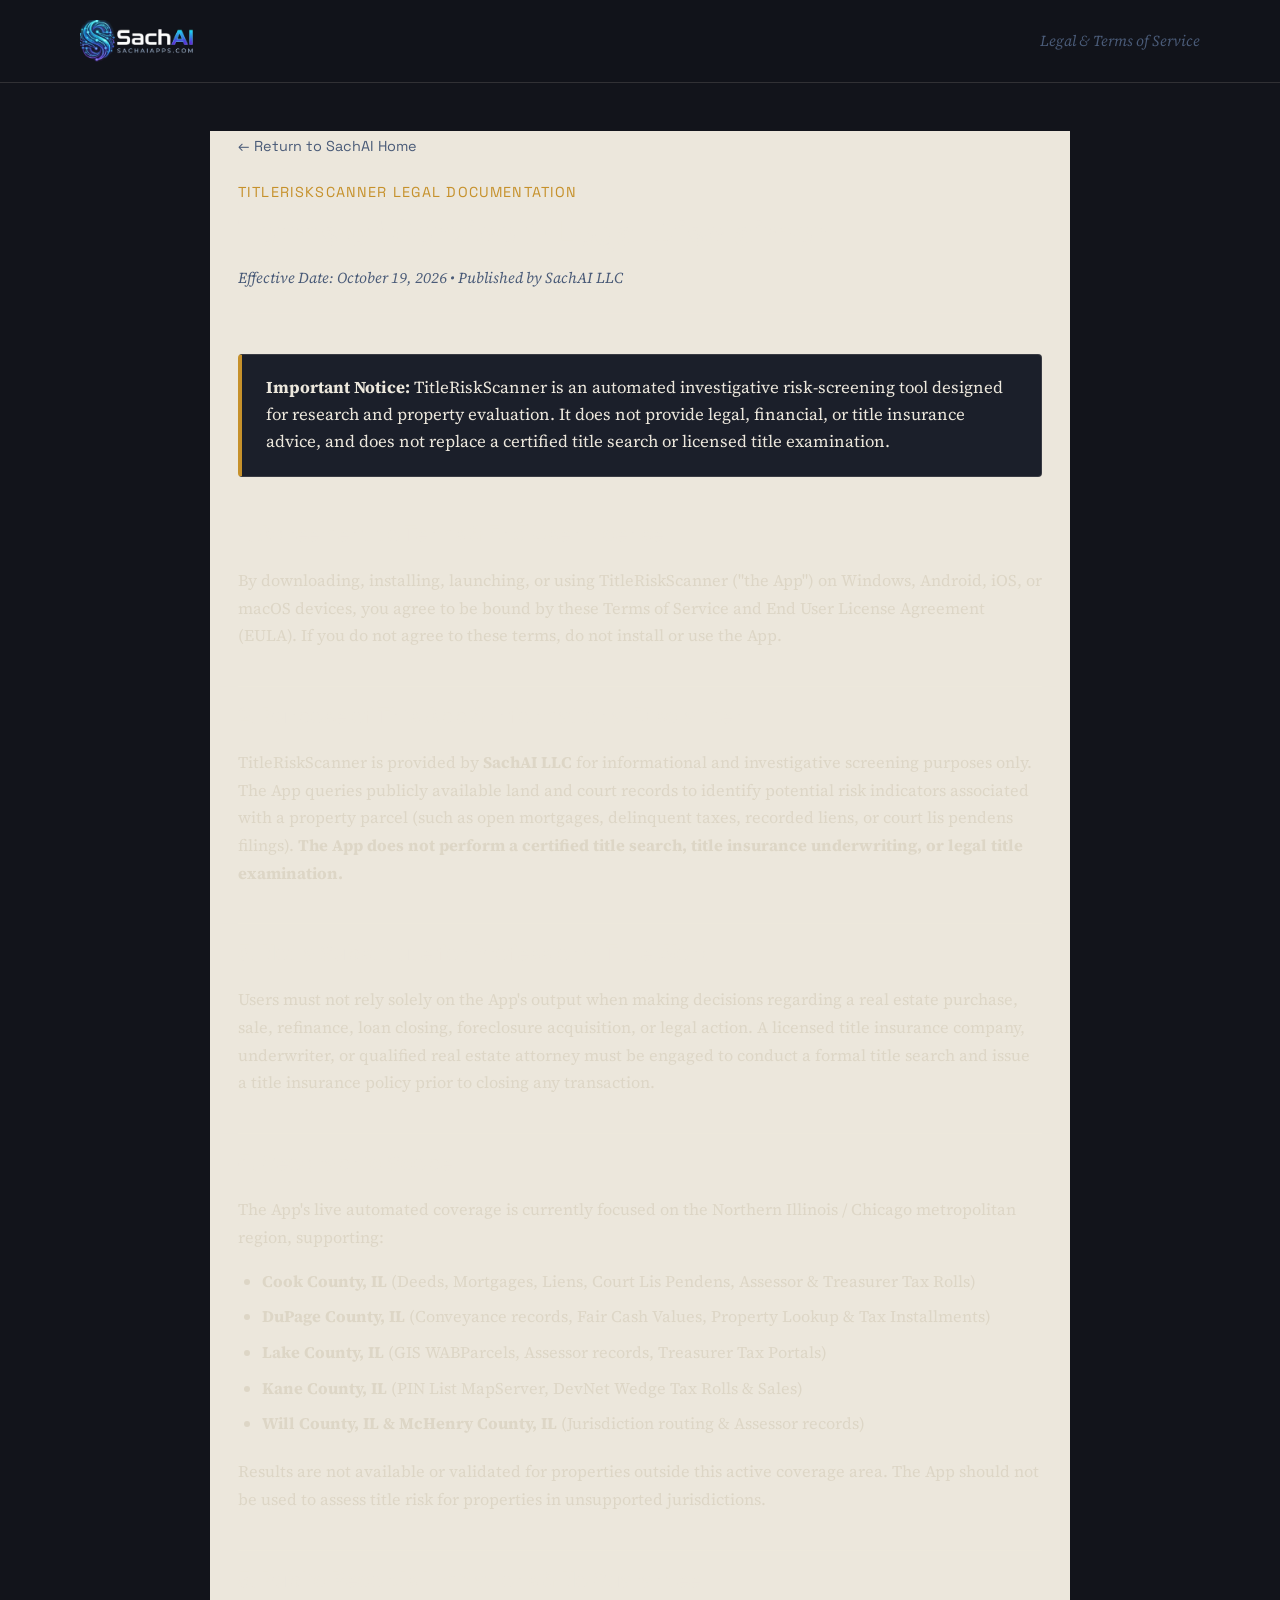
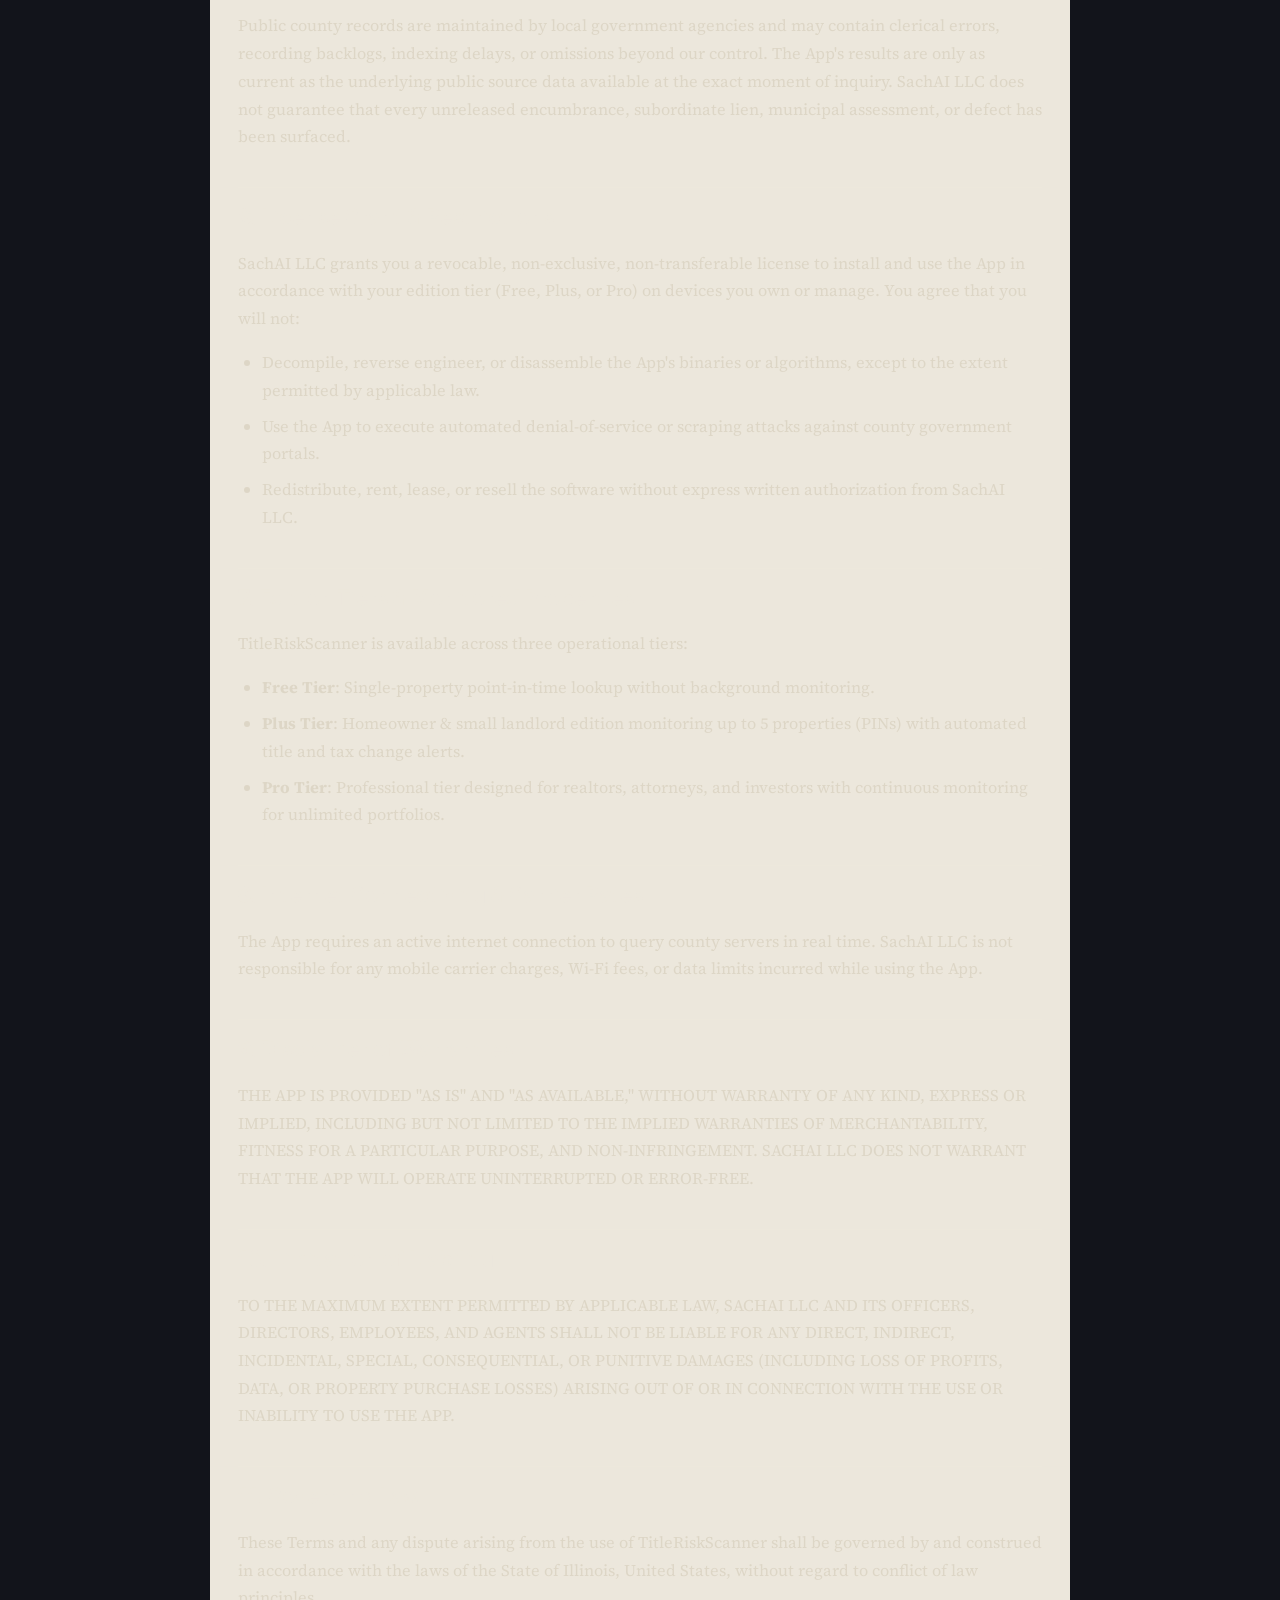
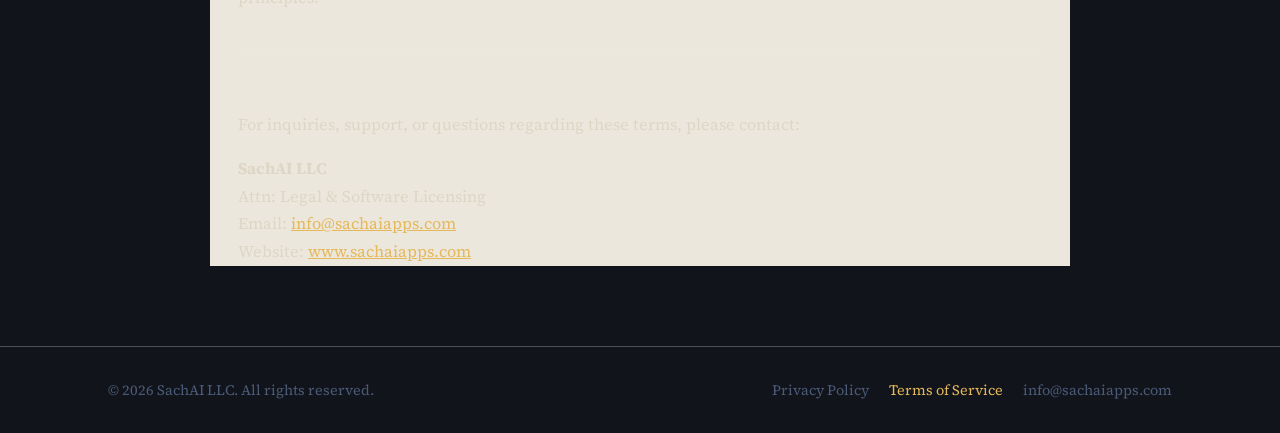
<file: terms.html>
<!DOCTYPE html>
<html lang="en">
<head>
<meta charset="UTF-8">
<meta name="viewport" content="width=device-width, initial-scale=1.0">
<title>Terms of Service &amp; Legal Disclaimer — TitleRiskScanner | SachAI</title>
<meta name="description" content="Terms of Service, End User License Agreement (EULA), and Legal Disclaimers for TitleRiskScanner by SachAI LLC.">
<link rel="preconnect" href="https://fonts.googleapis.com">
<link rel="preconnect" href="https://fonts.gstatic.com" crossorigin>
<link href="https://fonts.googleapis.com/css2?family=Space+Grotesk:wght@500;600;700&family=Source+Serif+4:ital,wght@0,400;0,600;1,400&display=swap" rel="stylesheet">
<link rel="stylesheet" href="styles.css">
<style>
  .legal-wrap {
    max-width: 860px;
    margin: 48px auto 80px;
    padding: 0 28px;
  }
  .legal-header {
    border-bottom: 1px solid var(--line-strong);
    padding-bottom: 24px;
    margin-bottom: 40px;
  }
  .legal-kicker {
    font-family: var(--font-display);
    color: var(--brass);
    font-size: 0.9rem;
    letter-spacing: 0.08em;
    text-transform: uppercase;
    margin-bottom: 8px;
  }
  .legal-title {
    font-family: var(--font-display);
    font-size: 2.2rem;
    font-weight: 700;
    line-height: 1.2;
    margin: 0 0 12px;
    color: var(--paper);
  }
  .legal-meta {
    font-family: var(--font-body);
    font-style: italic;
    color: var(--slate);
    font-size: 0.95rem;
  }
  .legal-card {
    background: var(--ink-2);
    border: 1px solid var(--line);
    border-left: 4px solid var(--brass);
    padding: 20px 24px;
    margin: 28px 0;
    border-radius: 4px;
  }
  .legal-card p {
    margin: 0;
    color: var(--paper);
    font-size: 1.05rem;
    line-height: 1.6;
  }
  .legal-body h2 {
    font-family: var(--font-display);
    color: var(--paper);
    font-size: 1.35rem;
    margin: 36px 0 12px;
    padding-top: 12px;
    border-top: 1px solid var(--line);
  }
  .legal-body h2:first-of-type {
    border-top: none;
    margin-top: 20px;
  }
  .legal-body p, .legal-body li {
    color: var(--paper-dim);
    font-size: 1.02rem;
    line-height: 1.7;
  }
  .legal-body ul, .legal-body ol {
    margin: 12px 0 20px 24px;
    padding: 0;
  }
  .legal-body li {
    margin-bottom: 8px;
  }
  .legal-body a {
    color: var(--brass-light);
    text-decoration: underline;
  }
  .nav-back {
    display: inline-flex;
    align-items: center;
    gap: 8px;
    font-family: var(--font-display);
    font-size: 0.9rem;
    color: var(--slate);
    text-decoration: none;
    margin-bottom: 24px;
    transition: color 0.2s ease;
  }
  .nav-back:hover {
    color: var(--brass-light);
  }
</style>
</head>
<body>

<header class="site-head">
  <div class="wrap head-row" style="padding-bottom: 20px;">
    <a href="index.html" class="logotype" aria-label="SachAI home">
      <img src="logos/sachai-logo-dark-with-url.png" alt="SachAI — sachaiapps.com" class="brand-logo-img">
    </a>
    <span class="tagline-small">Legal &amp; Terms of Service</span>
  </div>
</header>

<main class="legal-wrap">
  <a href="index.html" class="nav-back">&larr; Return to SachAI Home</a>

  <div class="legal-header">
    <div class="legal-kicker">TitleRiskScanner Legal Documentation</div>
    <h1 class="legal-title">Terms of Service &amp; Legal Disclaimer</h1>
    <div class="legal-meta">Effective Date: October 19, 2026 &bull; Published by SachAI LLC</div>
  </div>

  <div class="legal-card">
    <p><strong>Important Notice:</strong> TitleRiskScanner is an automated investigative risk-screening tool designed for research and property evaluation. It does not provide legal, financial, or title insurance advice, and does not replace a certified title search or licensed title examination.</p>
  </div>

  <div class="legal-body">
    <h2>1. Agreement to Terms &amp; End User License</h2>
    <p>By downloading, installing, launching, or using TitleRiskScanner ("the App") on Windows, Android, iOS, or macOS devices, you agree to be bound by these Terms of Service and End User License Agreement (EULA). If you do not agree to these terms, do not install or use the App.</p>

    <h2>2. Purpose of This App &amp; Informational Disclaimer</h2>
    <p>TitleRiskScanner is provided by <strong>SachAI LLC</strong> for informational and investigative screening purposes only. The App queries publicly available land and court records to identify potential risk indicators associated with a property parcel (such as open mortgages, delinquent taxes, recorded liens, or court lis pendens filings). <strong>The App does not perform a certified title search, title insurance underwriting, or legal title examination.</strong></p>

    <h2>3. Not a Substitute for Professional Title Work</h2>
    <p>Users must not rely solely on the App's output when making decisions regarding a real estate purchase, sale, refinance, loan closing, foreclosure acquisition, or legal action. A licensed title insurance company, underwriter, or qualified real estate attorney must be engaged to conduct a formal title search and issue a title insurance policy prior to closing any transaction.</p>

    <h2>4. Geographic Scope</h2>
    <p>The App's live automated coverage is currently focused on the Northern Illinois / Chicago metropolitan region, supporting:</p>
    <ul>
      <li><strong>Cook County, IL</strong> (Deeds, Mortgages, Liens, Court Lis Pendens, Assessor &amp; Treasurer Tax Rolls)</li>
      <li><strong>DuPage County, IL</strong> (Conveyance records, Fair Cash Values, Property Lookup &amp; Tax Installments)</li>
      <li><strong>Lake County, IL</strong> (GIS WABParcels, Assessor records, Treasurer Tax Portals)</li>
      <li><strong>Kane County, IL</strong> (PIN List MapServer, DevNet Wedge Tax Rolls &amp; Sales)</li>
      <li><strong>Will County, IL &amp; McHenry County, IL</strong> (Jurisdiction routing &amp; Assessor records)</li>
    </ul>
    <p>Results are not available or validated for properties outside this active coverage area. The App should not be used to assess title risk for properties in unsupported jurisdictions.</p>

    <h2>5. Public Records Limitations &amp; No Guarantee</h2>
    <p>Public county records are maintained by local government agencies and may contain clerical errors, recording backlogs, indexing delays, or omissions beyond our control. The App's results are only as current as the underlying public source data available at the exact moment of inquiry. SachAI LLC does not guarantee that every unreleased encumbrance, subordinate lien, municipal assessment, or defect has been surfaced.</p>

    <h2>6. License Grant &amp; Restrictions</h2>
    <p>SachAI LLC grants you a revocable, non-exclusive, non-transferable license to install and use the App in accordance with your edition tier (Free, Plus, or Pro) on devices you own or manage. You agree that you will not:</p>
    <ul>
      <li>Decompile, reverse engineer, or disassemble the App's binaries or algorithms, except to the extent permitted by applicable law.</li>
      <li>Use the App to execute automated denial-of-service or scraping attacks against county government portals.</li>
      <li>Redistribute, rent, lease, or resell the software without express written authorization from SachAI LLC.</li>
    </ul>

    <h2>7. Edition Tiers &amp; Monitored Properties</h2>
    <p>TitleRiskScanner is available across three operational tiers:</p>
    <ul>
      <li><strong>Free Tier</strong>: Single-property point-in-time lookup without background monitoring.</li>
      <li><strong>Plus Tier</strong>: Homeowner &amp; small landlord edition monitoring up to 5 properties (PINs) with automated title and tax change alerts.</li>
      <li><strong>Pro Tier</strong>: Professional tier designed for realtors, attorneys, and investors with continuous monitoring for unlimited portfolios.</li>
    </ul>

    <h2>8. Internet Connectivity &amp; Carrier Rates</h2>
    <p>The App requires an active internet connection to query county servers in real time. SachAI LLC is not responsible for any mobile carrier charges, Wi-Fi fees, or data limits incurred while using the App.</p>

    <h2>9. Disclaimer of Warranties</h2>
    <p>THE APP IS PROVIDED "AS IS" AND "AS AVAILABLE," WITHOUT WARRANTY OF ANY KIND, EXPRESS OR IMPLIED, INCLUDING BUT NOT LIMITED TO THE IMPLIED WARRANTIES OF MERCHANTABILITY, FITNESS FOR A PARTICULAR PURPOSE, AND NON-INFRINGEMENT. SACHAI LLC DOES NOT WARRANT THAT THE APP WILL OPERATE UNINTERRUPTED OR ERROR-FREE.</p>

    <h2>10. Limitation of Liability</h2>
    <p>TO THE MAXIMUM EXTENT PERMITTED BY APPLICABLE LAW, SACHAI LLC AND ITS OFFICERS, DIRECTORS, EMPLOYEES, AND AGENTS SHALL NOT BE LIABLE FOR ANY DIRECT, INDIRECT, INCIDENTAL, SPECIAL, CONSEQUENTIAL, OR PUNITIVE DAMAGES (INCLUDING LOSS OF PROFITS, DATA, OR PROPERTY PURCHASE LOSSES) ARISING OUT OF OR IN CONNECTION WITH THE USE OR INABILITY TO USE THE APP.</p>

    <h2>11. Governing Law</h2>
    <p>These Terms and any dispute arising from the use of TitleRiskScanner shall be governed by and construed in accordance with the laws of the State of Illinois, United States, without regard to conflict of law principles.</p>

    <h2>12. Contact Information</h2>
    <p>For inquiries, support, or questions regarding these terms, please contact:</p>
    <p>
      <strong>SachAI LLC</strong><br>
      Attn: Legal &amp; Software Licensing<br>
      Email: <a href="mailto:info@sachaiapps.com">info@sachaiapps.com</a><br>
      Website: <a href="https://www.sachaiapps.com">www.sachaiapps.com</a>
    </p>
  </div>
</main>

<footer>
  <div class="wrap foot-row">
    <span>&copy; 2026 SachAI LLC. All rights reserved.</span>
    <div style="display: flex; gap: 20px;">
      <a href="privacy.html">Privacy Policy</a>
      <a href="terms.html" style="color: var(--brass-light);">Terms of Service</a>
      <a href="mailto:info@sachaiapps.com">info@sachaiapps.com</a>
    </div>
  </div>
</footer>

</body>
</html>
</file>
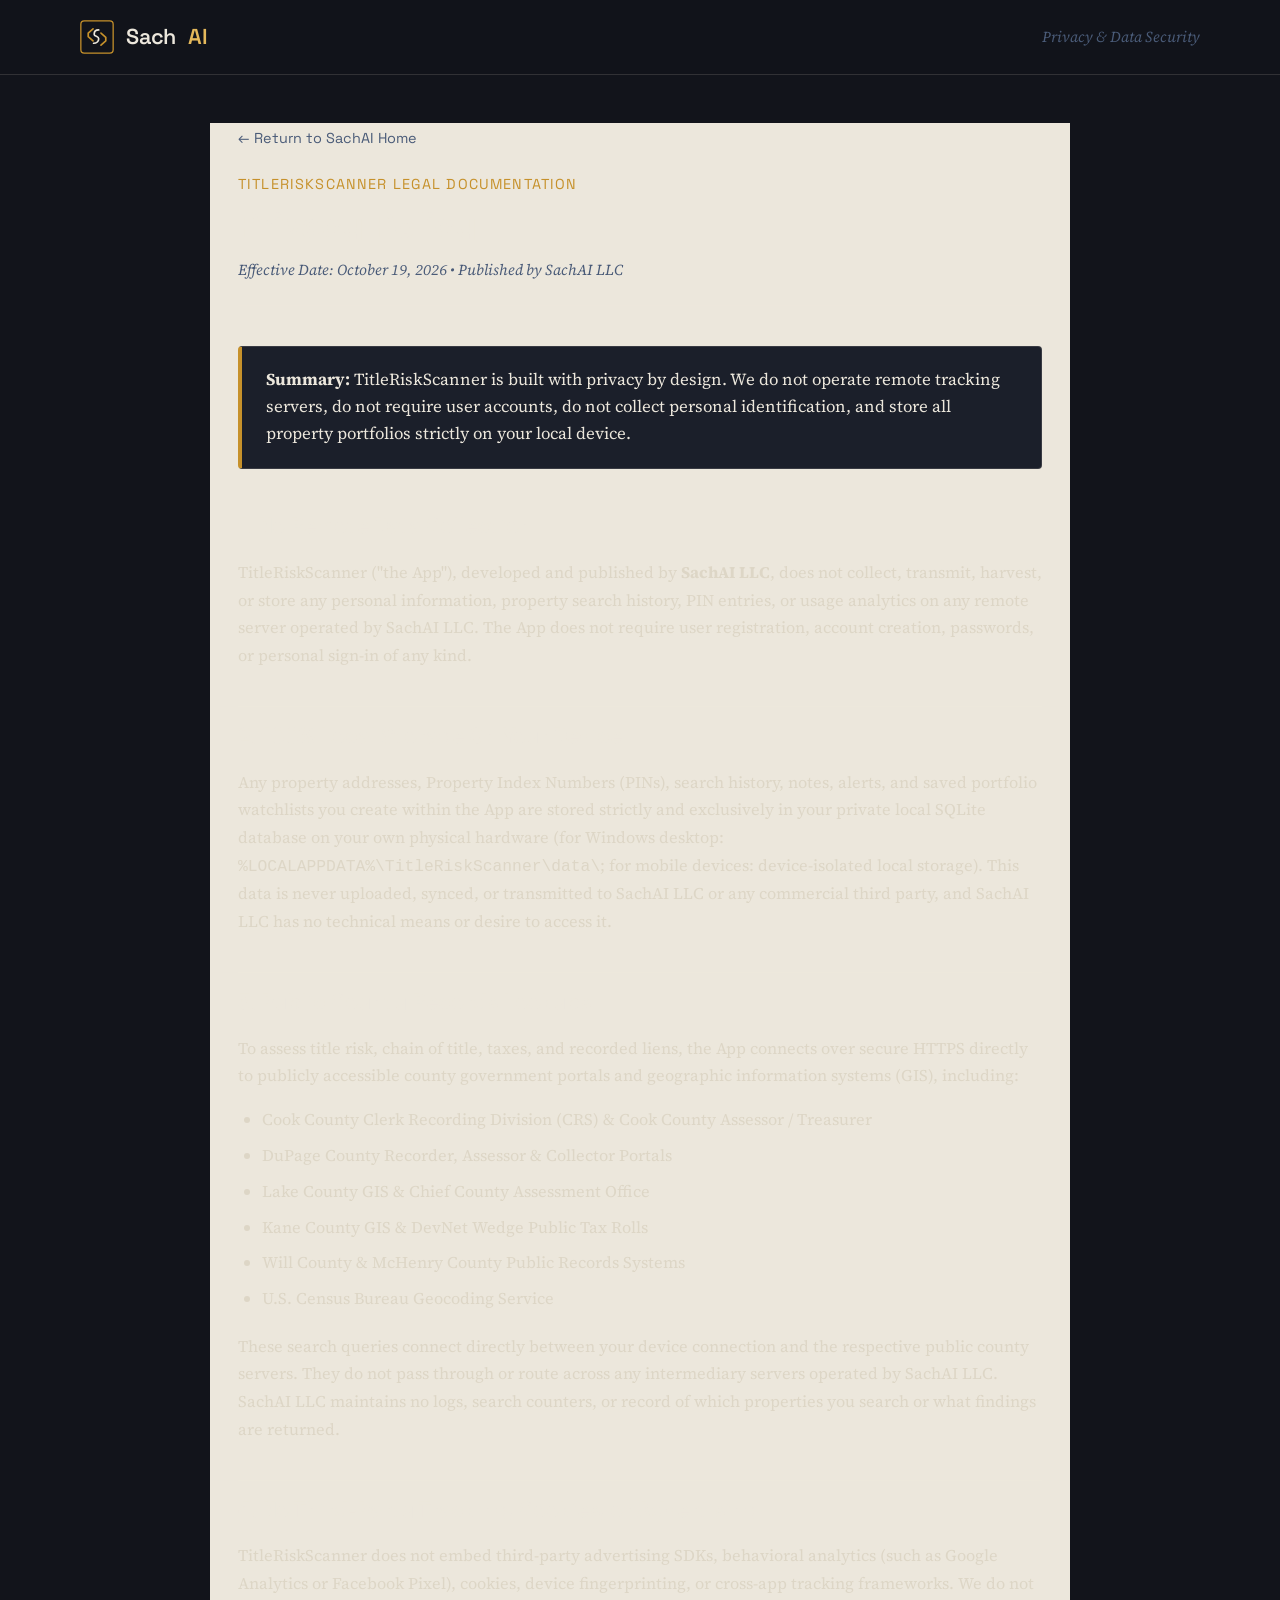
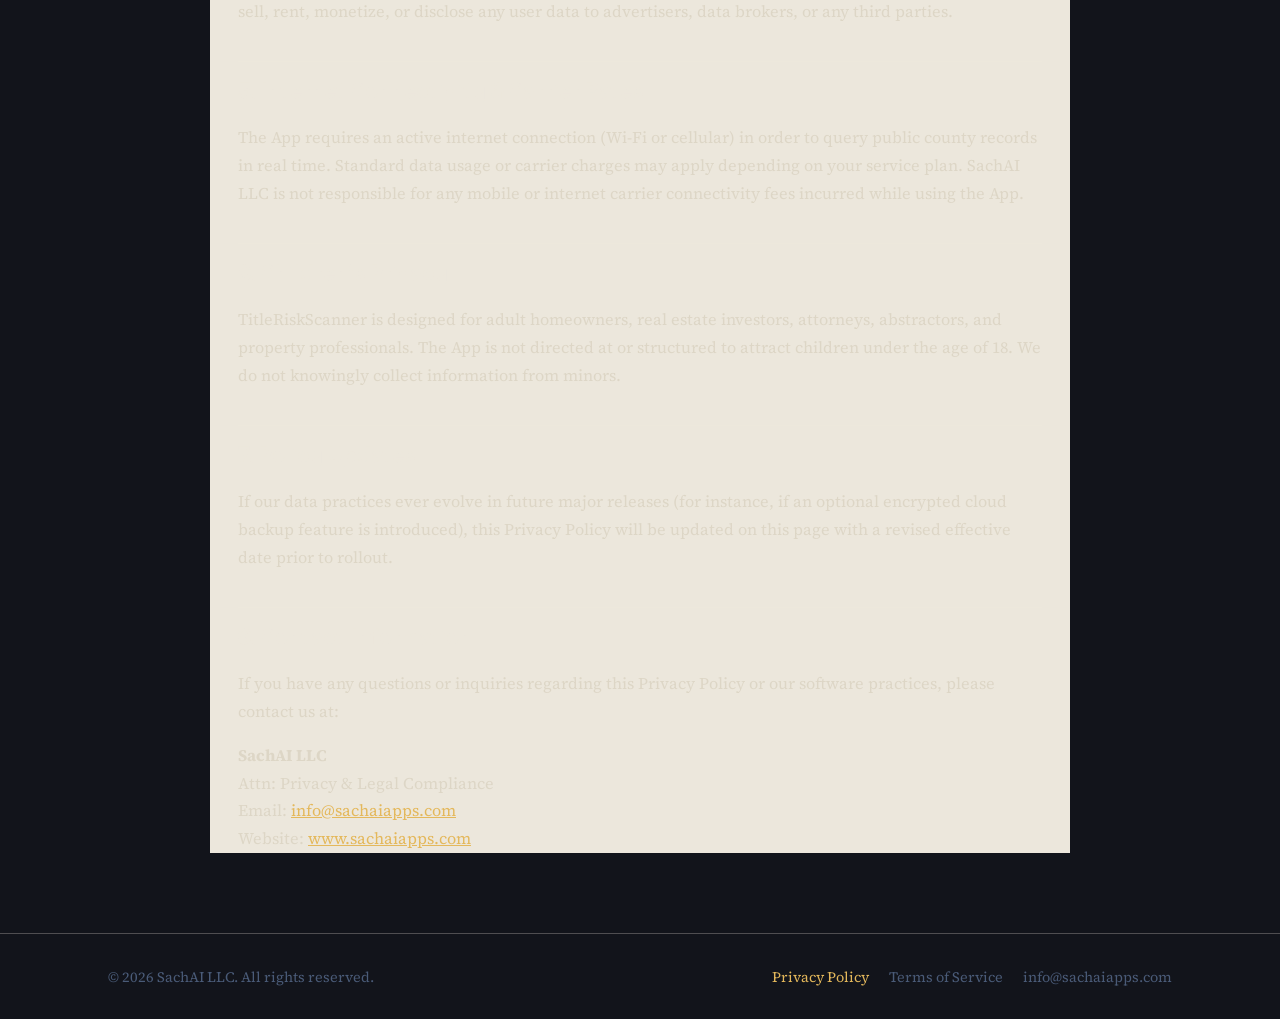
<file: titleriskscanner/privacy.html>
<!DOCTYPE html>
<html lang="en">
<head>
<meta charset="UTF-8">
<meta name="viewport" content="width=device-width, initial-scale=1.0">
<title>Privacy Policy — TitleRiskScanner | SachAI</title>
<meta name="description" content="Privacy Policy for TitleRiskScanner by SachAI LLC. 100% private, zero-cloud data collection, local SQLite storage.">
<link rel="preconnect" href="https://fonts.googleapis.com">
<link rel="preconnect" href="https://fonts.gstatic.com" crossorigin>
<link href="https://fonts.googleapis.com/css2?family=Space+Grotesk:wght@500;600;700&family=Source+Serif+4:ital,wght@0,400;0,600;1,400&display=swap" rel="stylesheet">
<link rel="stylesheet" href="../styles.css">
<style>
  .legal-wrap {
    max-width: 860px;
    margin: 48px auto 80px;
    padding: 0 28px;
  }
  .legal-header {
    border-bottom: 1px solid var(--line-strong);
    padding-bottom: 24px;
    margin-bottom: 40px;
  }
  .legal-kicker {
    font-family: var(--font-display);
    color: var(--brass);
    font-size: 0.9rem;
    letter-spacing: 0.08em;
    text-transform: uppercase;
    margin-bottom: 8px;
  }
  .legal-title {
    font-family: var(--font-display);
    font-size: 2.2rem;
    font-weight: 700;
    line-height: 1.2;
    margin: 0 0 12px;
    color: var(--paper);
  }
  .legal-meta {
    font-family: var(--font-body);
    font-style: italic;
    color: var(--slate);
    font-size: 0.95rem;
  }
  .legal-card {
    background: var(--ink-2);
    border: 1px solid var(--line);
    border-left: 4px solid var(--brass);
    padding: 20px 24px;
    margin: 28px 0;
    border-radius: 4px;
  }
  .legal-card p {
    margin: 0;
    color: var(--paper);
    font-size: 1.05rem;
    line-height: 1.6;
  }
  .legal-body h2 {
    font-family: var(--font-display);
    color: var(--paper);
    font-size: 1.35rem;
    margin: 36px 0 12px;
    padding-top: 12px;
    border-top: 1px solid var(--line);
  }
  .legal-body h2:first-of-type {
    border-top: none;
    margin-top: 20px;
  }
  .legal-body p, .legal-body li {
    color: var(--paper-dim);
    font-size: 1.02rem;
    line-height: 1.7;
  }
  .legal-body ul {
    margin: 12px 0 20px 24px;
    padding: 0;
  }
  .legal-body li {
    margin-bottom: 8px;
  }
  .legal-body a {
    color: var(--brass-light);
    text-decoration: underline;
  }
  .nav-back {
    display: inline-flex;
    align-items: center;
    gap: 8px;
    font-family: var(--font-display);
    font-size: 0.9rem;
    color: var(--slate);
    text-decoration: none;
    margin-bottom: 24px;
    transition: color 0.2s ease;
  }
  .nav-back:hover {
    color: var(--brass-light);
  }
</style>
</head>
<body>

<header class="site-head">
  <div class="wrap head-row" style="padding-bottom: 20px;">
    <a href="../index.html" class="logotype" aria-label="SachAI home">
      <svg class="mark" viewBox="0 0 40 40" xmlns="http://www.w3.org/2000/svg" aria-hidden="true">
        <rect x="1" y="1" width="38" height="38" rx="4" fill="none" stroke="#c6912b" stroke-width="1.5"/>
        <path d="M15.33 10.33 L9.67 15.33 L9.67 19.67 L15.33 24.67" fill="none" stroke="#c6912b" stroke-width="2" stroke-linecap="round" stroke-linejoin="round"/>
        <path d="M24.67 15.33 L30.33 20.33 L30.33 24.67 L24.67 29.67" fill="none" stroke="#c6912b" stroke-width="2" stroke-linecap="round" stroke-linejoin="round"/>
        <path d="M22 11.67 C18.33 11.67 16.67 14 16.67 16.67 C16.67 19.67 22 18.67 22 22 C22 25 19.67 27.33 16 27.33" fill="none" stroke="#ece7dc" stroke-width="2" stroke-linecap="round"/>
      </svg>
      Sach<span class="co">AI</span>
    </a>
    <span class="tagline-small">Privacy &amp; Data Security</span>
  </div>
</header>

<main class="legal-wrap">
  <a href="../index.html" class="nav-back">&larr; Return to SachAI Home</a>

  <div class="legal-header">
    <div class="legal-kicker">TitleRiskScanner Legal Documentation</div>
    <h1 class="legal-title">Privacy Policy</h1>
    <div class="legal-meta">Effective Date: October 19, 2026 &bull; Published by SachAI LLC</div>
  </div>

  <div class="legal-card">
    <p><strong>Summary:</strong> TitleRiskScanner is built with privacy by design. We do not operate remote tracking servers, do not require user accounts, do not collect personal identification, and store all property portfolios strictly on your local device.</p>
  </div>

  <div class="legal-body">
    <h2>1. No Remote Data Collection</h2>
    <p>TitleRiskScanner ("the App"), developed and published by <strong>SachAI LLC</strong>, does not collect, transmit, harvest, or store any personal information, property search history, PIN entries, or usage analytics on any remote server operated by SachAI LLC. The App does not require user registration, account creation, passwords, or personal sign-in of any kind.</p>

    <h2>2. 100% Local Storage On Your Device</h2>
    <p>Any property addresses, Property Index Numbers (PINs), search history, notes, alerts, and saved portfolio watchlists you create within the App are stored strictly and exclusively in your private local SQLite database on your own physical hardware (for Windows desktop: <code>%LOCALAPPDATA%\TitleRiskScanner\data\</code>; for mobile devices: device-isolated local storage). This data is never uploaded, synced, or transmitted to SachAI LLC or any commercial third party, and SachAI LLC has no technical means or desire to access it.</p>

    <h2>3. Public County Records Lookups</h2>
    <p>To assess title risk, chain of title, taxes, and recorded liens, the App connects over secure HTTPS directly to publicly accessible county government portals and geographic information systems (GIS), including:</p>
    <ul>
      <li>Cook County Clerk Recording Division (CRS) &amp; Cook County Assessor / Treasurer</li>
      <li>DuPage County Recorder, Assessor &amp; Collector Portals</li>
      <li>Lake County GIS &amp; Chief County Assessment Office</li>
      <li>Kane County GIS &amp; DevNet Wedge Public Tax Rolls</li>
      <li>Will County &amp; McHenry County Public Records Systems</li>
      <li>U.S. Census Bureau Geocoding Service</li>
    </ul>
    <p>These search queries connect directly between your device connection and the respective public county servers. They do not pass through or route across any intermediary servers operated by SachAI LLC. SachAI LLC maintains no logs, search counters, or record of which properties you search or what findings are returned.</p>

    <h2>4. No Third-Party Tracking, Cookies, or Advertising</h2>
    <p>TitleRiskScanner does not embed third-party advertising SDKs, behavioral analytics (such as Google Analytics or Facebook Pixel), cookies, device fingerprinting, or cross-app tracking frameworks. We do not sell, rent, monetize, or disclose any user data to advertisers, data brokers, or any third parties.</p>

    <h2>5. Internet Connectivity &amp; Carrier Rates</h2>
    <p>The App requires an active internet connection (Wi-Fi or cellular) in order to query public county records in real time. Standard data usage or carrier charges may apply depending on your service plan. SachAI LLC is not responsible for any mobile or internet carrier connectivity fees incurred while using the App.</p>

    <h2>6. Children's Privacy</h2>
    <p>TitleRiskScanner is designed for adult homeowners, real estate investors, attorneys, abstractors, and property professionals. The App is not directed at or structured to attract children under the age of 18. We do not knowingly collect information from minors.</p>

    <h2>7. Policy Updates</h2>
    <p>If our data practices ever evolve in future major releases (for instance, if an optional encrypted cloud backup feature is introduced), this Privacy Policy will be updated on this page with a revised effective date prior to rollout.</p>

    <h2>8. Contact Information</h2>
    <p>If you have any questions or inquiries regarding this Privacy Policy or our software practices, please contact us at:</p>
    <p>
      <strong>SachAI LLC</strong><br>
      Attn: Privacy &amp; Legal Compliance<br>
      Email: <a href="mailto:info@sachaiapps.com">info@sachaiapps.com</a><br>
      Website: <a href="https://www.sachaiapps.com">www.sachaiapps.com</a>
    </p>
  </div>
</main>

<footer>
  <div class="wrap foot-row">
    <span>&copy; 2026 SachAI LLC. All rights reserved.</span>
    <div style="display: flex; gap: 20px;">
      <a href="privacy.html" style="color: var(--brass-light);">Privacy Policy</a>
      <a href="terms.html">Terms of Service</a>
      <a href="mailto:info@sachaiapps.com">info@sachaiapps.com</a>
    </div>
  </div>
</footer>

</body>
</html>
</file>
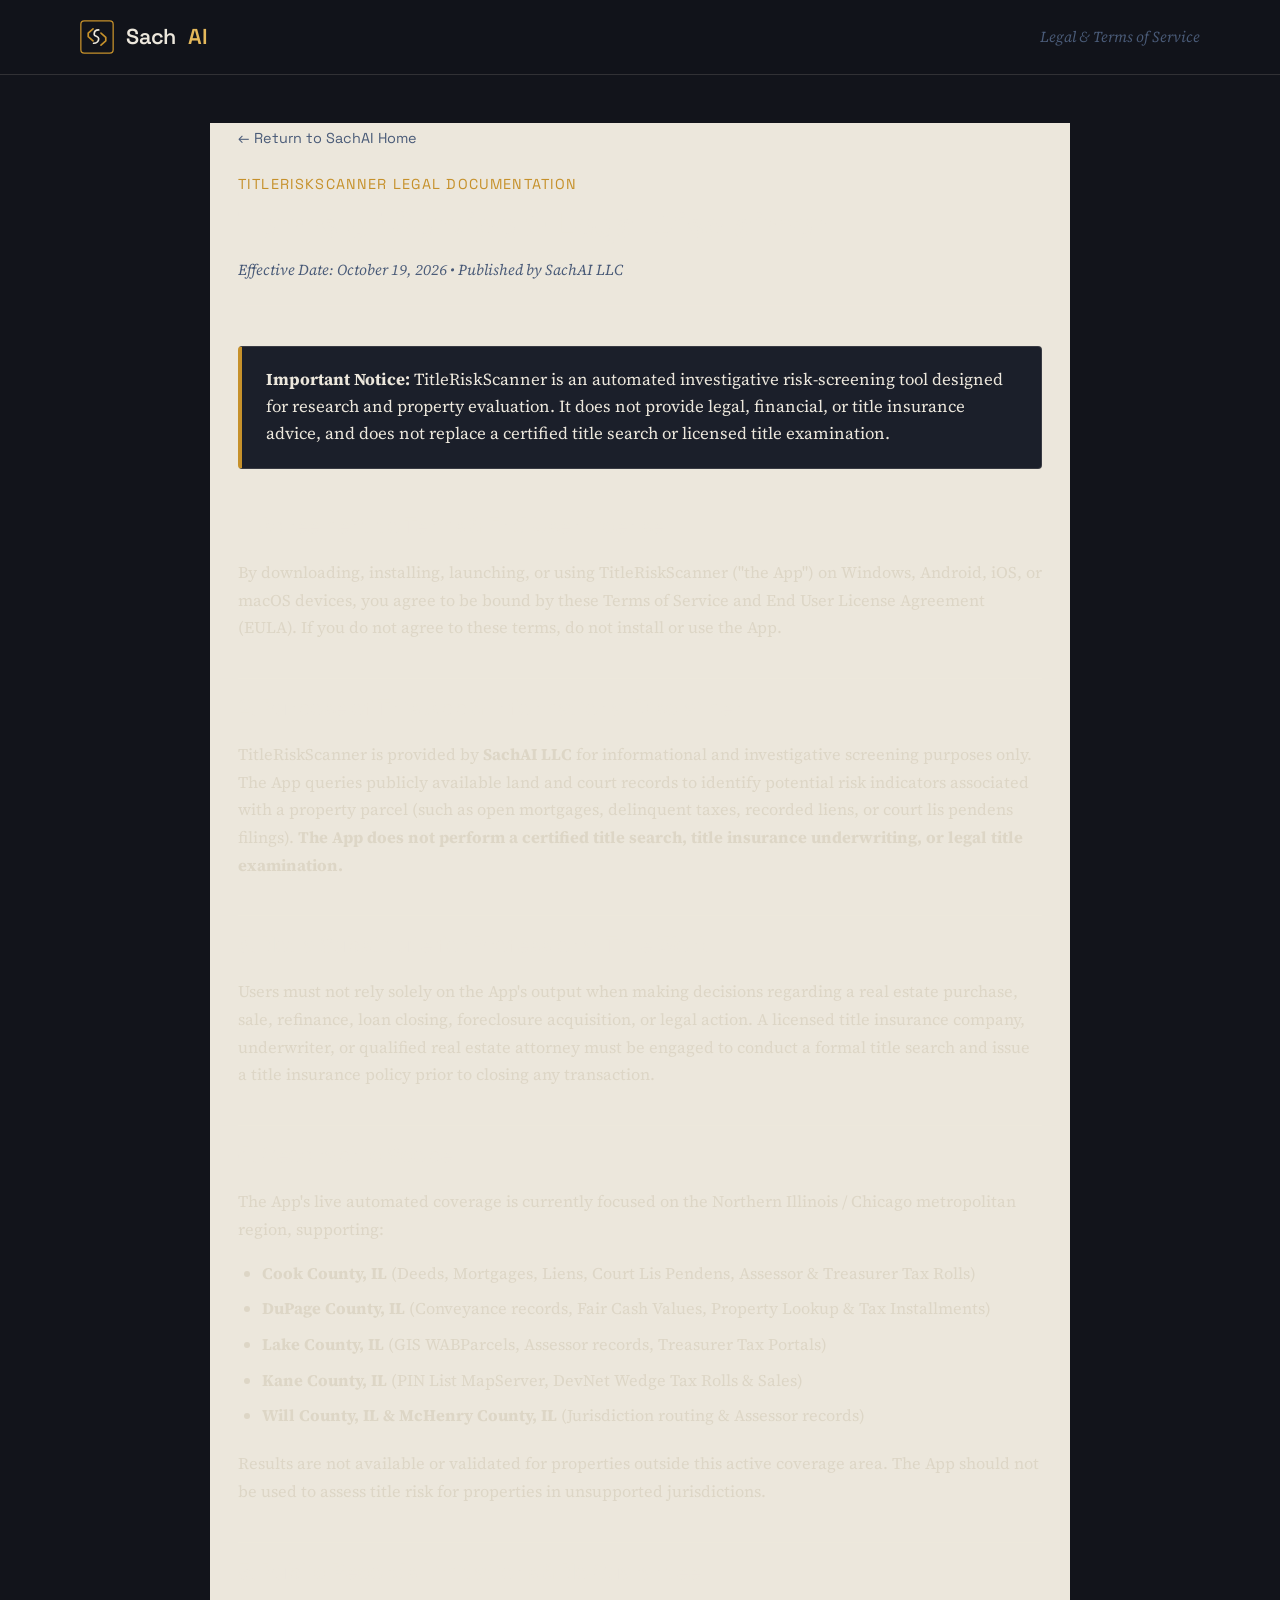
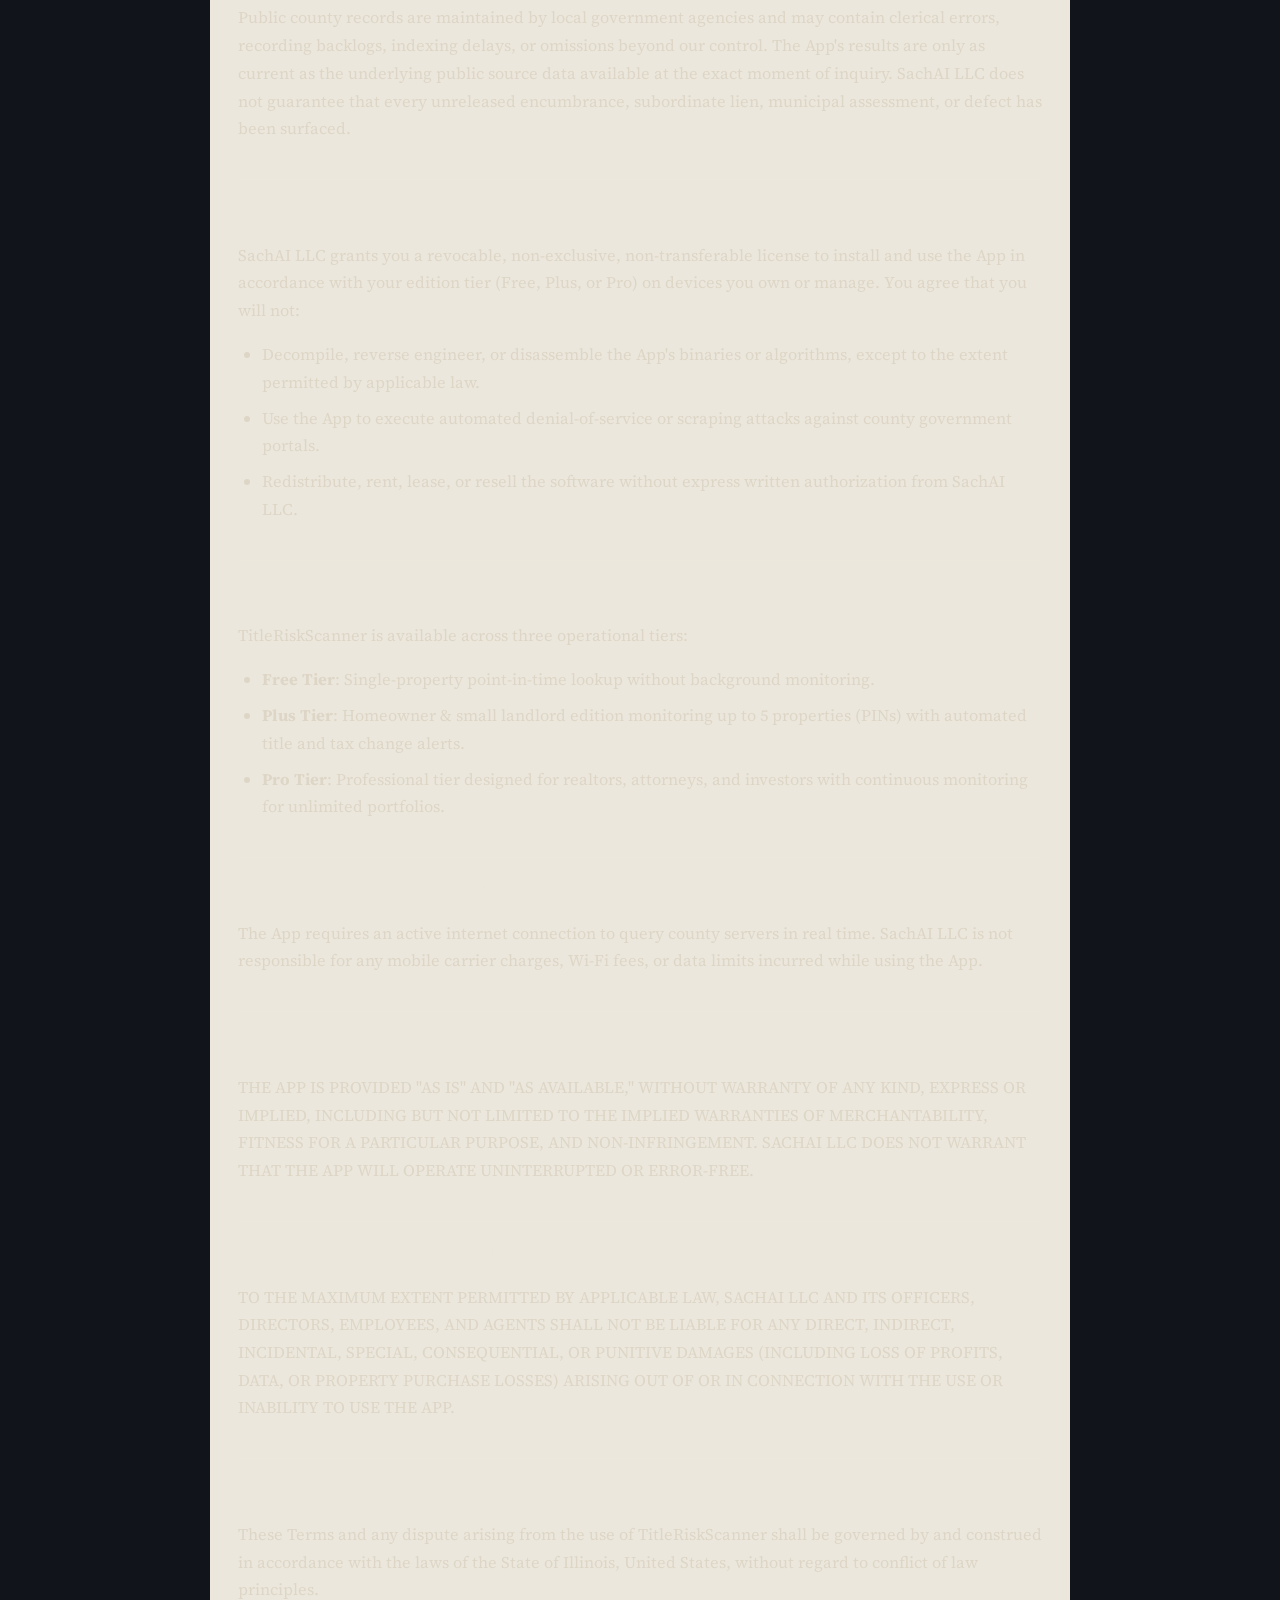
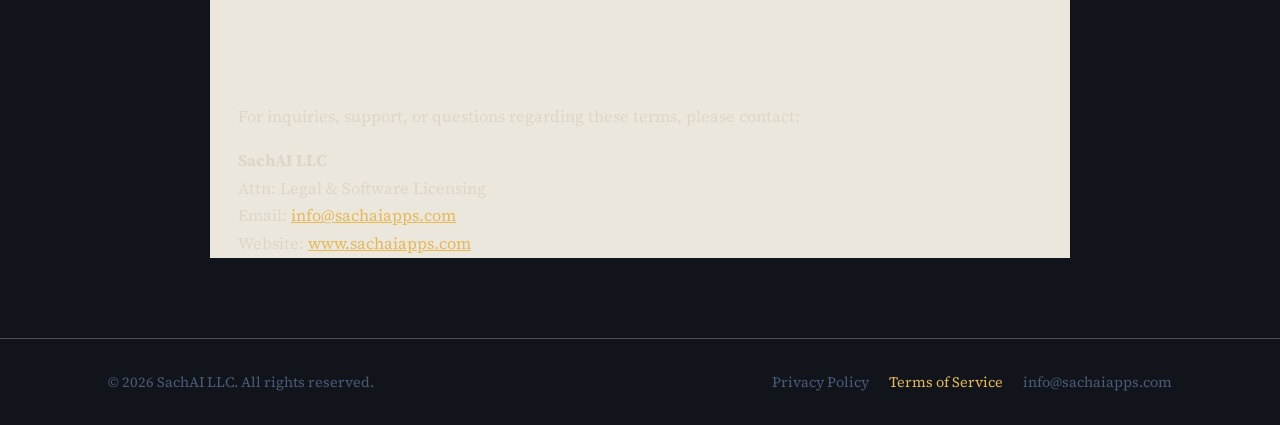
<file: titleriskscanner/terms.html>
<!DOCTYPE html>
<html lang="en">
<head>
<meta charset="UTF-8">
<meta name="viewport" content="width=device-width, initial-scale=1.0">
<title>Terms of Service &amp; Legal Disclaimer — TitleRiskScanner | SachAI</title>
<meta name="description" content="Terms of Service, End User License Agreement (EULA), and Legal Disclaimers for TitleRiskScanner by SachAI LLC.">
<link rel="preconnect" href="https://fonts.googleapis.com">
<link rel="preconnect" href="https://fonts.gstatic.com" crossorigin>
<link href="https://fonts.googleapis.com/css2?family=Space+Grotesk:wght@500;600;700&family=Source+Serif+4:ital,wght@0,400;0,600;1,400&display=swap" rel="stylesheet">
<link rel="stylesheet" href="../styles.css">
<style>
  .legal-wrap {
    max-width: 860px;
    margin: 48px auto 80px;
    padding: 0 28px;
  }
  .legal-header {
    border-bottom: 1px solid var(--line-strong);
    padding-bottom: 24px;
    margin-bottom: 40px;
  }
  .legal-kicker {
    font-family: var(--font-display);
    color: var(--brass);
    font-size: 0.9rem;
    letter-spacing: 0.08em;
    text-transform: uppercase;
    margin-bottom: 8px;
  }
  .legal-title {
    font-family: var(--font-display);
    font-size: 2.2rem;
    font-weight: 700;
    line-height: 1.2;
    margin: 0 0 12px;
    color: var(--paper);
  }
  .legal-meta {
    font-family: var(--font-body);
    font-style: italic;
    color: var(--slate);
    font-size: 0.95rem;
  }
  .legal-card {
    background: var(--ink-2);
    border: 1px solid var(--line);
    border-left: 4px solid var(--brass);
    padding: 20px 24px;
    margin: 28px 0;
    border-radius: 4px;
  }
  .legal-card p {
    margin: 0;
    color: var(--paper);
    font-size: 1.05rem;
    line-height: 1.6;
  }
  .legal-body h2 {
    font-family: var(--font-display);
    color: var(--paper);
    font-size: 1.35rem;
    margin: 36px 0 12px;
    padding-top: 12px;
    border-top: 1px solid var(--line);
  }
  .legal-body h2:first-of-type {
    border-top: none;
    margin-top: 20px;
  }
  .legal-body p, .legal-body li {
    color: var(--paper-dim);
    font-size: 1.02rem;
    line-height: 1.7;
  }
  .legal-body ul, .legal-body ol {
    margin: 12px 0 20px 24px;
    padding: 0;
  }
  .legal-body li {
    margin-bottom: 8px;
  }
  .legal-body a {
    color: var(--brass-light);
    text-decoration: underline;
  }
  .nav-back {
    display: inline-flex;
    align-items: center;
    gap: 8px;
    font-family: var(--font-display);
    font-size: 0.9rem;
    color: var(--slate);
    text-decoration: none;
    margin-bottom: 24px;
    transition: color 0.2s ease;
  }
  .nav-back:hover {
    color: var(--brass-light);
  }
</style>
</head>
<body>

<header class="site-head">
  <div class="wrap head-row" style="padding-bottom: 20px;">
    <a href="../index.html" class="logotype" aria-label="SachAI home">
      <svg class="mark" viewBox="0 0 40 40" xmlns="http://www.w3.org/2000/svg" aria-hidden="true">
        <rect x="1" y="1" width="38" height="38" rx="4" fill="none" stroke="#c6912b" stroke-width="1.5"/>
        <path d="M15.33 10.33 L9.67 15.33 L9.67 19.67 L15.33 24.67" fill="none" stroke="#c6912b" stroke-width="2" stroke-linecap="round" stroke-linejoin="round"/>
        <path d="M24.67 15.33 L30.33 20.33 L30.33 24.67 L24.67 29.67" fill="none" stroke="#c6912b" stroke-width="2" stroke-linecap="round" stroke-linejoin="round"/>
        <path d="M22 11.67 C18.33 11.67 16.67 14 16.67 16.67 C16.67 19.67 22 18.67 22 22 C22 25 19.67 27.33 16 27.33" fill="none" stroke="#ece7dc" stroke-width="2" stroke-linecap="round"/>
      </svg>
      Sach<span class="co">AI</span>
    </a>
    <span class="tagline-small">Legal &amp; Terms of Service</span>
  </div>
</header>

<main class="legal-wrap">
  <a href="../index.html" class="nav-back">&larr; Return to SachAI Home</a>

  <div class="legal-header">
    <div class="legal-kicker">TitleRiskScanner Legal Documentation</div>
    <h1 class="legal-title">Terms of Service &amp; Legal Disclaimer</h1>
    <div class="legal-meta">Effective Date: October 19, 2026 &bull; Published by SachAI LLC</div>
  </div>

  <div class="legal-card">
    <p><strong>Important Notice:</strong> TitleRiskScanner is an automated investigative risk-screening tool designed for research and property evaluation. It does not provide legal, financial, or title insurance advice, and does not replace a certified title search or licensed title examination.</p>
  </div>

  <div class="legal-body">
    <h2>1. Agreement to Terms &amp; End User License</h2>
    <p>By downloading, installing, launching, or using TitleRiskScanner ("the App") on Windows, Android, iOS, or macOS devices, you agree to be bound by these Terms of Service and End User License Agreement (EULA). If you do not agree to these terms, do not install or use the App.</p>

    <h2>2. Purpose of This App &amp; Informational Disclaimer</h2>
    <p>TitleRiskScanner is provided by <strong>SachAI LLC</strong> for informational and investigative screening purposes only. The App queries publicly available land and court records to identify potential risk indicators associated with a property parcel (such as open mortgages, delinquent taxes, recorded liens, or court lis pendens filings). <strong>The App does not perform a certified title search, title insurance underwriting, or legal title examination.</strong></p>

    <h2>3. Not a Substitute for Professional Title Work</h2>
    <p>Users must not rely solely on the App's output when making decisions regarding a real estate purchase, sale, refinance, loan closing, foreclosure acquisition, or legal action. A licensed title insurance company, underwriter, or qualified real estate attorney must be engaged to conduct a formal title search and issue a title insurance policy prior to closing any transaction.</p>

    <h2>4. Geographic Scope</h2>
    <p>The App's live automated coverage is currently focused on the Northern Illinois / Chicago metropolitan region, supporting:</p>
    <ul>
      <li><strong>Cook County, IL</strong> (Deeds, Mortgages, Liens, Court Lis Pendens, Assessor &amp; Treasurer Tax Rolls)</li>
      <li><strong>DuPage County, IL</strong> (Conveyance records, Fair Cash Values, Property Lookup &amp; Tax Installments)</li>
      <li><strong>Lake County, IL</strong> (GIS WABParcels, Assessor records, Treasurer Tax Portals)</li>
      <li><strong>Kane County, IL</strong> (PIN List MapServer, DevNet Wedge Tax Rolls &amp; Sales)</li>
      <li><strong>Will County, IL &amp; McHenry County, IL</strong> (Jurisdiction routing &amp; Assessor records)</li>
    </ul>
    <p>Results are not available or validated for properties outside this active coverage area. The App should not be used to assess title risk for properties in unsupported jurisdictions.</p>

    <h2>5. Public Records Limitations &amp; No Guarantee</h2>
    <p>Public county records are maintained by local government agencies and may contain clerical errors, recording backlogs, indexing delays, or omissions beyond our control. The App's results are only as current as the underlying public source data available at the exact moment of inquiry. SachAI LLC does not guarantee that every unreleased encumbrance, subordinate lien, municipal assessment, or defect has been surfaced.</p>

    <h2>6. License Grant &amp; Restrictions</h2>
    <p>SachAI LLC grants you a revocable, non-exclusive, non-transferable license to install and use the App in accordance with your edition tier (Free, Plus, or Pro) on devices you own or manage. You agree that you will not:</p>
    <ul>
      <li>Decompile, reverse engineer, or disassemble the App's binaries or algorithms, except to the extent permitted by applicable law.</li>
      <li>Use the App to execute automated denial-of-service or scraping attacks against county government portals.</li>
      <li>Redistribute, rent, lease, or resell the software without express written authorization from SachAI LLC.</li>
    </ul>

    <h2>7. Edition Tiers &amp; Monitored Properties</h2>
    <p>TitleRiskScanner is available across three operational tiers:</p>
    <ul>
      <li><strong>Free Tier</strong>: Single-property point-in-time lookup without background monitoring.</li>
      <li><strong>Plus Tier</strong>: Homeowner &amp; small landlord edition monitoring up to 5 properties (PINs) with automated title and tax change alerts.</li>
      <li><strong>Pro Tier</strong>: Professional tier designed for realtors, attorneys, and investors with continuous monitoring for unlimited portfolios.</li>
    </ul>

    <h2>8. Internet Connectivity &amp; Carrier Rates</h2>
    <p>The App requires an active internet connection to query county servers in real time. SachAI LLC is not responsible for any mobile carrier charges, Wi-Fi fees, or data limits incurred while using the App.</p>

    <h2>9. Disclaimer of Warranties</h2>
    <p>THE APP IS PROVIDED "AS IS" AND "AS AVAILABLE," WITHOUT WARRANTY OF ANY KIND, EXPRESS OR IMPLIED, INCLUDING BUT NOT LIMITED TO THE IMPLIED WARRANTIES OF MERCHANTABILITY, FITNESS FOR A PARTICULAR PURPOSE, AND NON-INFRINGEMENT. SACHAI LLC DOES NOT WARRANT THAT THE APP WILL OPERATE UNINTERRUPTED OR ERROR-FREE.</p>

    <h2>10. Limitation of Liability</h2>
    <p>TO THE MAXIMUM EXTENT PERMITTED BY APPLICABLE LAW, SACHAI LLC AND ITS OFFICERS, DIRECTORS, EMPLOYEES, AND AGENTS SHALL NOT BE LIABLE FOR ANY DIRECT, INDIRECT, INCIDENTAL, SPECIAL, CONSEQUENTIAL, OR PUNITIVE DAMAGES (INCLUDING LOSS OF PROFITS, DATA, OR PROPERTY PURCHASE LOSSES) ARISING OUT OF OR IN CONNECTION WITH THE USE OR INABILITY TO USE THE APP.</p>

    <h2>11. Governing Law</h2>
    <p>These Terms and any dispute arising from the use of TitleRiskScanner shall be governed by and construed in accordance with the laws of the State of Illinois, United States, without regard to conflict of law principles.</p>

    <h2>12. Contact Information</h2>
    <p>For inquiries, support, or questions regarding these terms, please contact:</p>
    <p>
      <strong>SachAI LLC</strong><br>
      Attn: Legal &amp; Software Licensing<br>
      Email: <a href="mailto:info@sachaiapps.com">info@sachaiapps.com</a><br>
      Website: <a href="https://www.sachaiapps.com">www.sachaiapps.com</a>
    </p>
  </div>
</main>

<footer>
  <div class="wrap foot-row">
    <span>&copy; 2026 SachAI LLC. All rights reserved.</span>
    <div style="display: flex; gap: 20px;">
      <a href="privacy.html">Privacy Policy</a>
      <a href="terms.html" style="color: var(--brass-light);">Terms of Service</a>
      <a href="mailto:info@sachaiapps.com">info@sachaiapps.com</a>
    </div>
  </div>
</footer>

</body>
</html>
</file>
<file: styles.css>
/* ==========================================================================
   SachAI — Design tokens
   Palette: "blueprint & brass" — deep instrument-navy paired with a warm
   brass accent, evoking engineering drawings and precision hardware
   rather than a generic SaaS gradient.
   ========================================================================== */
:root {
  --ink: #12141b;
  --ink-2: #1b1f2a;
  --paper: #ece7dc;
  --paper-dim: #ddd6c6;
  --slate: #4a5b78;
  --brass: #c6912b;
  --brass-light: #e4b85b;
  --line: rgba(236, 231, 220, 0.14);
  --line-strong: rgba(236, 231, 220, 0.28);

  --font-display: "Space Grotesk", "Helvetica Neue", Arial, sans-serif;
  --font-body: "Source Serif 4", Georgia, "Times New Roman", serif;

  --max-w: 1120px;
}

* { box-sizing: border-box; }

html { scroll-behavior: smooth; }

@media (prefers-reduced-motion: reduce) {
  html { scroll-behavior: auto; }
  * { animation-duration: 0.001ms !important; transition-duration: 0.001ms !important; }
}

body {
  margin: 0;
  background: var(--ink);
  color: var(--paper);
  font-family: var(--font-body);
  font-size: 17px;
  line-height: 1.55;
  -webkit-font-smoothing: antialiased;
}

a {
  color: inherit;
}

.wrap {
  max-width: var(--max-w);
  margin: 0 auto;
  padding: 0 28px;
}

/* ---------------------------------------------------------------------- */
/* Header + nav                                                            */
/* ---------------------------------------------------------------------- */

header.site-head {
  position: sticky;
  top: 0;
  z-index: 20;
  background: rgba(18, 20, 27, 0.92);
  backdrop-filter: blur(8px);
  border-bottom: 1px solid var(--line);
}

.head-row {
  display: flex;
  align-items: center;
  justify-content: space-between;
  padding: 20px 0 0;
  gap: 24px;
  flex-wrap: wrap;
}


.logotype .brand-logo-img {
  height: 42px;
  width: auto;
  display: block;
  object-fit: contain;
  transition: opacity 0.15s ease, transform 0.15s ease;
}
.logotype:hover .brand-logo-img {
  opacity: 0.9;
  transform: translateY(-1px);
}

.logotype {
  display: flex;
  align-items: center;
  gap: 12px;
  font-family: var(--font-display);
  font-weight: 600;
  font-size: 1.35rem;
  letter-spacing: -0.01em;
  text-decoration: none;
  color: var(--paper);
}

.logotype .mark {
  width: 34px;
  height: 34px;
  flex-shrink: 0;
}

.logotype .co {
  color: var(--brass-light);
}

.tagline-small {
  font-family: var(--font-body);
  font-style: italic;
  color: var(--slate);
  font-size: 0.95rem;
  display: none;
}

@media (min-width: 720px) {
  .tagline-small { display: inline; }
}

nav.tabs {
  display: flex;
  gap: 4px;
  margin-top: 18px;
  overflow-x: auto;
  scrollbar-width: none;
  position: relative;
}
nav.tabs::-webkit-scrollbar { display: none; }

nav.tabs button {
  font-family: var(--font-display);
  background: none;
  border: none;
  color: var(--slate);
  font-size: 0.95rem;
  padding: 12px 18px;
  cursor: pointer;
  white-space: nowrap;
  position: relative;
  transition: color 0.2s ease;
}

nav.tabs button:hover {
  color: var(--paper);
}

nav.tabs button[aria-selected="true"] {
  color: var(--paper);
}

nav.tabs .indicator {
  position: absolute;
  bottom: 0;
  height: 2px;
  background: var(--brass);
  transition: left 0.28s cubic-bezier(0.4, 0, 0.2, 1), width 0.28s cubic-bezier(0.4, 0, 0.2, 1);
}

/* ---------------------------------------------------------------------- */
/* Hero                                                                     */
/* ---------------------------------------------------------------------- */

.hero {
  position: relative;
  padding: 72px 0 56px;
  overflow: hidden;
}

.hero-grid {
  position: absolute;
  inset: 0;
  background-image:
    linear-gradient(var(--line) 1px, transparent 1px),
    linear-gradient(90deg, var(--line) 1px, transparent 1px);
  background-size: 42px 42px;
  mask-image: linear-gradient(to bottom, black, transparent 85%);
  pointer-events: none;
  opacity: 0.6;
}

.hero-inner {
  position: relative;
  display: grid;
  grid-template-columns: 1fr;
  gap: 32px;
  align-items: end;
}

@media (min-width: 860px) {
  .hero-inner { grid-template-columns: 1.4fr 1fr; }
}

.hero h1 {
  font-family: var(--font-display);
  font-weight: 500;
  font-size: clamp(2.1rem, 5vw, 3.4rem);
  line-height: 1.08;
  letter-spacing: -0.01em;
  margin: 0 0 20px;
  max-width: 15ch;
}

.hero p.lede {
  font-size: 1.1rem;
  max-width: 46ch;
  color: rgba(236, 231, 220, 0.82);
  margin: 0;
}

.hero-figures {
  display: grid;
  grid-template-columns: repeat(2, 1fr);
  border: 1px solid var(--line-strong);
  border-radius: 2px;
}

.hero-figures div {
  padding: 18px 20px;
  border-right: 1px solid var(--line);
  border-bottom: 1px solid var(--line);
}
.hero-figures div:nth-child(2n) { border-right: none; }
.hero-figures div:nth-child(3), .hero-figures div:nth-child(4) { border-bottom: none; }

.hero-figures .num {
  display: block;
  font-family: var(--font-display);
  font-size: 1.6rem;
  color: var(--brass-light);
}
.hero-figures .lbl {
  font-size: 0.85rem;
  color: var(--slate);
}

/* ---------------------------------------------------------------------- */
/* Content panel                                                            */
/* ---------------------------------------------------------------------- */

main {
  background: var(--paper);
  color: var(--ink);
  border-top: 1px solid var(--line-strong);
}

.panel {
  padding: 56px 0 80px;
}

.panel-head {
  display: flex;
  align-items: baseline;
  justify-content: space-between;
  gap: 20px;
  margin-bottom: 8px;
  flex-wrap: wrap;
}

.panel-head h2 {
  font-family: var(--font-display);
  font-weight: 500;
  font-size: 1.9rem;
  margin: 0;
  letter-spacing: -0.01em;
}

.panel-head .count {
  font-family: var(--font-display);
  color: var(--slate);
  font-size: 0.95rem;
}

.panel-sub {
  color: var(--slate);
  margin: 0 0 36px;
  max-width: 60ch;
}

.card-grid {
  display: grid;
  grid-template-columns: 1fr;
  gap: 1px;
  background: var(--paper-dim);
  border: 1px solid var(--paper-dim);
}

@media (min-width: 720px) {
  .card-grid { grid-template-columns: 1fr 1fr; }
}

.card {
  background: var(--paper);
  padding: 28px 30px;
  display: flex;
  flex-direction: column;
  gap: 10px;
}

.card h3 {
  font-family: var(--font-display);
  font-size: 1.2rem;
  margin: 0;
  font-weight: 600;
}

.card .tag {
  color: var(--brass);
  font-style: italic;
  font-family: var(--font-body);
  font-size: 0.98rem;
  margin: 0;
}

.card p.desc {
  margin: 4px 0 6px;
  color: #2a2d33;
  font-size: 0.98rem;
}

.card a.card-link {
  font-family: var(--font-display);
  font-size: 0.88rem;
  color: var(--ink);
  text-decoration: none;
  border-bottom: 1px solid var(--brass);
  align-self: start;
  padding-bottom: 1px;
}
.card a.card-link:hover {
  color: var(--brass);
}

.state-msg {
  padding: 40px 0;
  color: var(--slate);
  font-style: italic;
}

/* ---------------------------------------------------------------------- */
/* Footer                                                                   */
/* ---------------------------------------------------------------------- */

footer {
  background: var(--ink);
  padding: 32px 0;
  border-top: 1px solid var(--line-strong);
}

footer .foot-row {
  display: flex;
  flex-wrap: wrap;
  gap: 16px;
  justify-content: space-between;
  align-items: center;
  color: var(--slate);
  font-size: 0.9rem;
}

footer a { color: var(--slate); text-decoration: none; }
footer a:hover { color: var(--brass-light); }

:focus-visible {
  outline: 2px solid var(--brass);
  outline-offset: 2px;
}
</file>
